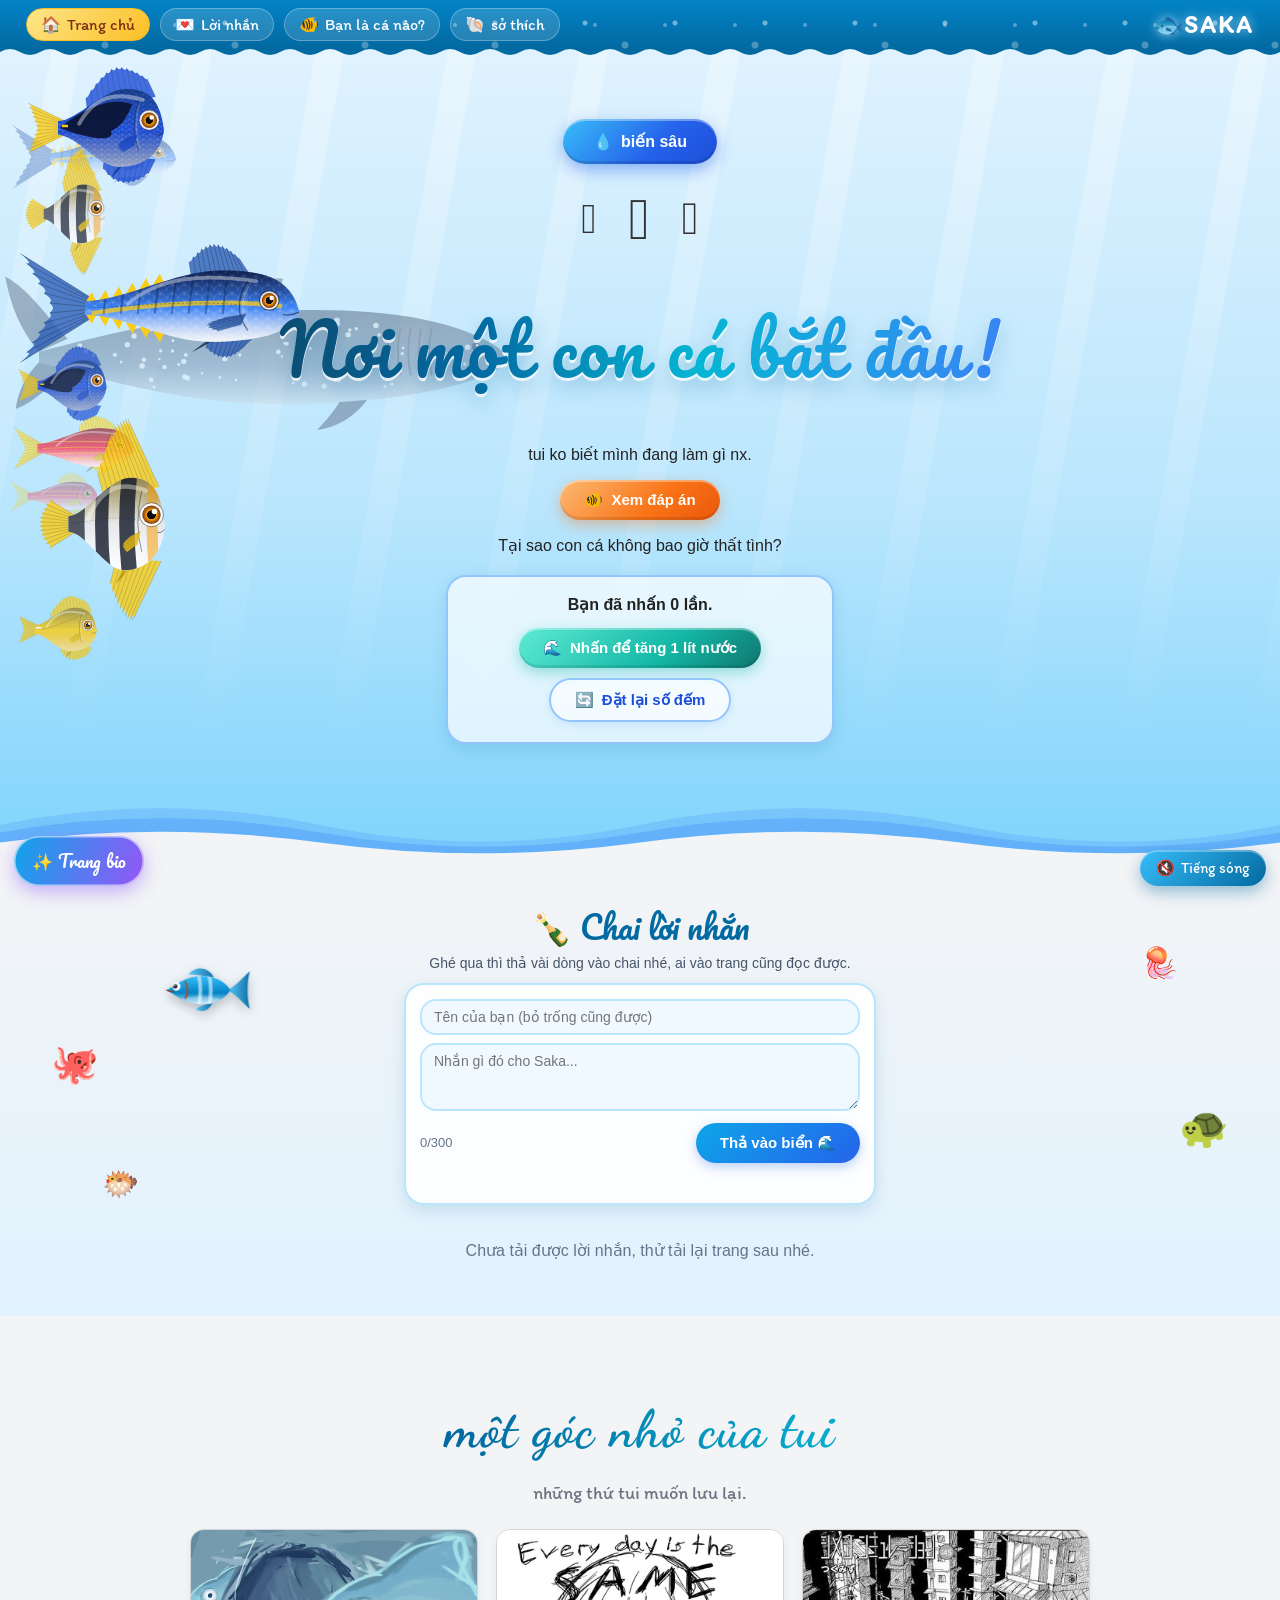
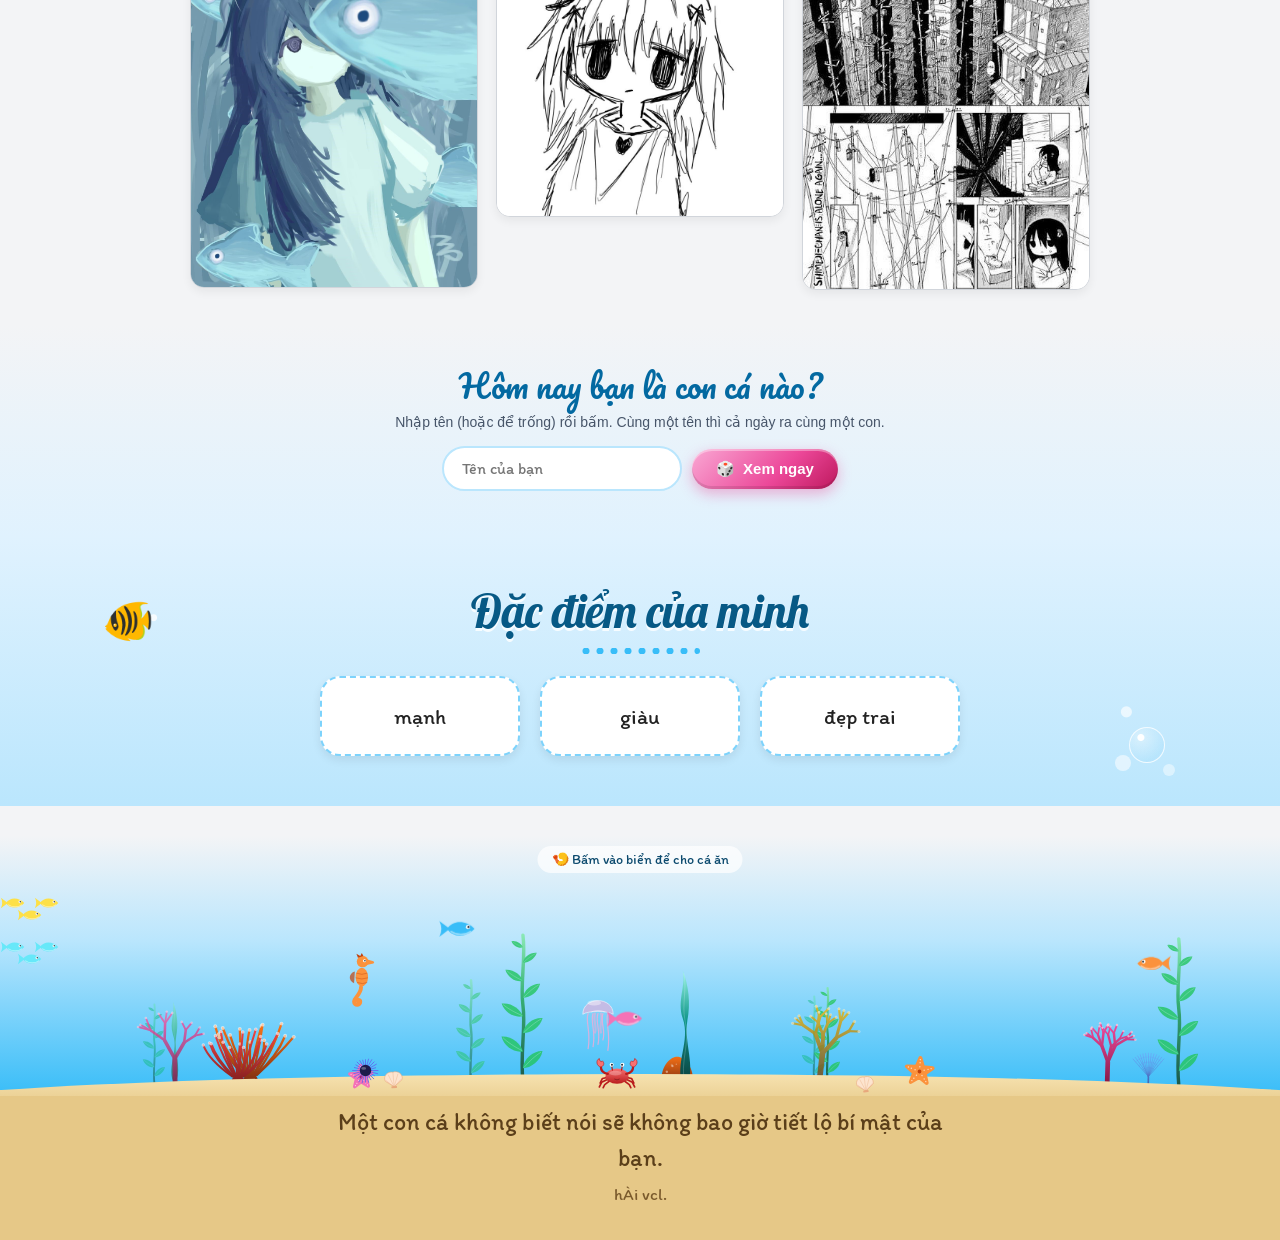
<file: index.html>
<!DOCTYPE html>
<html lang="vi">
<head>
    <meta charset="UTF-8">
    <meta name="viewport" content="width=device-width, initial-scale=1.0">
    <link rel="icon" type="image/png" href="favicon.png">
    <title>hồ cá miền nam</title>
    <link rel="preconnect" href="https://fonts.googleapis.com">
    <link rel="preconnect" href="https://fonts.gstatic.com" crossorigin>
    <link href="https://fonts.googleapis.com/css2?family=Pacifico&family=Lobster&family=Dancing+Script:wght@700&family=Itim&display=swap" rel="stylesheet">
   <link rel="stylesheet" href="style.css">
</head>
<body>
</div>
  <nav class="navbar">
    <div class="menu">
        <a href="#home">Trang chủ</a>
        <a href="#guestbook">Lời nhắn</a>
        <a href="#fishtype">Bạn là cá nào?</a>
        <a href="#hobbies">sở thích</a>
    </div>
     <h2>SAKA</h2>
</nav>

<section id="home" class="hero">
    <div class="waves" aria-hidden="true">
        <svg class="wave wave-back" viewBox="0 0 2400 120" preserveAspectRatio="none"><path d="M0 60 Q150 20 300 60 T600 60 T900 60 T1200 60 T1500 60 T1800 60 T2100 60 T2400 60 V120 H0 Z"/></svg>
        <svg class="wave wave-mid" viewBox="0 0 2400 120" preserveAspectRatio="none"><path d="M0 60 Q150 20 300 60 T600 60 T900 60 T1200 60 T1500 60 T1800 60 T2100 60 T2400 60 V120 H0 Z"/></svg>
        <svg class="wave wave-front" viewBox="0 0 2400 120" preserveAspectRatio="none"><path d="M0 60 Q150 20 300 60 T600 60 T900 60 T1200 60 T1500 60 T1800 60 T2100 60 T2400 60 V120 H0 Z"/></svg>
    </div>
    <div class="hero-fish" aria-hidden="true"></div>
    <div class="water-wrap">
        <button id="colorButton" onclick="changeBackground()">biến sâu</button>
    </div>
    <div class="title-fish" aria-hidden="true">
  <span class="tiny-fish fish-one">𓆝</span>
  <span class="tiny-fish fish-two">𓆟</span>
  <span class="tiny-fish fish-three">𓆝</span>
</div>
    <h1>Nơi một con cá bắt đầu!</h1>
    <p>tui ko biết mình đang làm gì nx.</p>
    <div class="button-group">
    <button class="btn-ocean btn-joke" onclick="changeGreeting()">Xem đáp án</button>
</div>
<p id="greeting" aria-live="polite">Tại sao con cá không bao giờ thất tình?</p>
<div class="counter-box">
    <p id="counter">Bạn đã nhấn 0 lần.</p>
    <div class="counter-buttons">
        <button class="btn-ocean btn-add" onclick="increase()">Nhấn để tăng 1 lít nước</button>
        <button class="btn-ocean btn-reset" onclick="resetCounter()">Đặt lại số đếm</button>
    </div>
</div>
</section>

<section id="guestbook" class="guestbook">
    <div class="gb-deco" aria-hidden="true">
        <span class="gb-b" style="left:6%;--s:10px;--d:7s;--dl:-1s"></span>
        <span class="gb-b" style="left:19%;--s:16px;--d:9s;--dl:-5s"></span>
        <span class="gb-b" style="left:38%;--s:8px;--d:6.5s;--dl:-3s"></span>
        <span class="gb-b" style="left:61%;--s:14px;--d:8.5s;--dl:-7s"></span>
        <span class="gb-b" style="left:78%;--s:9px;--d:7.5s;--dl:-2s"></span>
        <span class="gb-b" style="left:92%;--s:18px;--d:10s;--dl:-6s"></span>
        <span class="gb-side sd1">🐙</span><span class="gb-side sd2">🐢</span>
        <span class="gb-side sd3">🪼</span><span class="gb-side sd4">🐡</span>
    </div>
    <h2><span class="gb-bottle">🍾</span> Chai lời nhắn</h2>
    <p class="gb-sub">Ghé qua thì thả vài dòng vào chai nhé, ai vào trang cũng đọc được.</p>
    <form id="gbForm" class="gb-form" autocomplete="off">
        <input id="gbName" type="text" maxlength="30" placeholder="Tên của bạn (bỏ trống cũng được)" aria-label="Tên của bạn">
        <textarea id="gbText" maxlength="300" rows="3" placeholder="Nhắn gì đó cho Saka..." aria-label="Lời nhắn" required></textarea>
        <input id="gbWebsite" class="gb-hp" type="text" tabindex="-1" autocomplete="off" aria-hidden="true">
        <div class="gb-row">
            <span id="gbCount">0/300</span>
            <button type="submit" id="gbSend" class="btn-ocean btn-send">Thả vào biển 🌊</button>
        </div>
        <p id="gbStatus" class="gb-status" role="status"></p>
    </form>
    <div id="gbList" class="gb-list" aria-live="polite"></div>
    <div id="gbNav" class="gb-nav" hidden>
        <button type="button" id="gbPrev">▲ Mới hơn</button>
        <span id="gbPage">1/1</span>
        <button type="button" id="gbNext">▼ Cũ hơn</button>
    </div>
    <p id="gbNotice" class="gb-notice" hidden></p>
</section>
<section id="gallery" class="gallery-section">
    <h2>một góc nhỏ của tui</h2>
    <p>những thứ tui muốn lưu lại.</p>

    <div class="photo-gallery">

<figure class="photo-card">
        <img src="images/fish.jpg" alt="Một chú cá" loading="lazy" decoding="async">
    <figcaption>cá 🐟</figcaption>
</figure>
<figure class="photo-card">
        <img src="images/drawing.jpg" alt="Tranh vẽ của tui" loading="lazy" decoding="async">
    <figcaption>tranh vẽ</figcaption>
</figure>

<figure class="photo-card">
        <img src="images/sky.jpg" alt="Bầu trời" loading="lazy" decoding="async">
    <figcaption>bầu trời</figcaption>
</figure>
    </div>
</section>
<section id="fishtype" class="fishtype">
    <h2>Hôm nay bạn là con cá nào?</h2>
    <p class="ft-sub">Nhập tên (hoặc để trống) rồi bấm. Cùng một tên thì cả ngày ra cùng một con.</p>
    <form id="ftForm" class="ft-form" autocomplete="off">
        <input id="ftName" type="text" maxlength="30" placeholder="Tên của bạn" aria-label="Tên của bạn">
        <button type="submit" class="btn-ocean btn-ft">Xem ngay</button>
    </form>
    <div id="ftResult" class="ft-result" hidden aria-live="polite"></div>
</section>
<section id="hobbies" class="hobbies">
    <h2>Đặc điểm của minh</h2>

    <div class="cards">
        <div class="card">mạnh</div>
        <div class="card">giàu</div>
        <div class="card">đẹp trai</div>
    </div>
</section>
<div class="seabed" aria-hidden="true">
    <svg width="0" height="0" style="position:absolute" aria-hidden="true">
        <defs>
            <linearGradient id="wg1" gradientUnits="userSpaceOnUse" x1="0" y1="200" x2="0" y2="0"><stop offset="0" stop-color="#0f3d2a"/><stop offset="0.55" stop-color="#10b981"/><stop offset="1" stop-color="#6ee7b7"/></linearGradient>
            <linearGradient id="wg2" gradientUnits="userSpaceOnUse" x1="0" y1="200" x2="0" y2="0"><stop offset="0" stop-color="#1a3d12"/><stop offset="0.55" stop-color="#4d9a1c"/><stop offset="1" stop-color="#bef264"/></linearGradient>
            <linearGradient id="wg3" gradientUnits="userSpaceOnUse" x1="0" y1="200" x2="0" y2="0"><stop offset="0" stop-color="#0b3b3a"/><stop offset="0.55" stop-color="#0d9488"/><stop offset="1" stop-color="#99f6e4"/></linearGradient>
            <linearGradient id="wg4" gradientUnits="userSpaceOnUse" x1="0" y1="200" x2="0" y2="0"><stop offset="0" stop-color="#14401f"/><stop offset="0.55" stop-color="#22a653"/><stop offset="1" stop-color="#86efac"/></linearGradient>
            <linearGradient id="wg5" gradientUnits="userSpaceOnUse" x1="0" y1="200" x2="0" y2="0"><stop offset="0" stop-color="#831843"/><stop offset="0.55" stop-color="#ec4899"/><stop offset="1" stop-color="#fbcfe8"/></linearGradient>
            <linearGradient id="wg6" gradientUnits="userSpaceOnUse" x1="0" y1="200" x2="0" y2="0"><stop offset="0" stop-color="#7c2d12"/><stop offset="0.55" stop-color="#f97316"/><stop offset="1" stop-color="#fed7aa"/></linearGradient>
            <linearGradient id="wg7" gradientUnits="userSpaceOnUse" x1="0" y1="200" x2="0" y2="0"><stop offset="0" stop-color="#3b0764"/><stop offset="0.55" stop-color="#8b5cf6"/><stop offset="1" stop-color="#ddd6fe"/></linearGradient>
            <linearGradient id="wg8" gradientUnits="userSpaceOnUse" x1="0" y1="200" x2="0" y2="0"><stop offset="0" stop-color="#7f1d1d"/><stop offset="0.55" stop-color="#ef4444"/><stop offset="1" stop-color="#fecaca"/></linearGradient>
            <linearGradient id="wg9" gradientUnits="userSpaceOnUse" x1="0" y1="200" x2="0" y2="0"><stop offset="0" stop-color="#713f12"/><stop offset="0.55" stop-color="#eab308"/><stop offset="1" stop-color="#fef08a"/></linearGradient>
        </defs>
    </svg>
    <div class="weeds"></div>
    <div class="creatures"></div>
    <div class="sand"></div>
</div>
<footer class="fish-quote">
    <h2>Một con cá không biết nói sẽ không bao giờ tiết lộ bí mật của bạn.</h2>
    <p>hÀi vcl.</p>
</footer>
<div id="lightbox" class="lightbox" onclick="closeLightbox()">
    <img id="lightboxImg" alt="">
</div>
<a href="bio.html" class="bio-fab" title="Xem trang bio của saka">✨ Trang bio</a>
<button type="button" id="waveToggle" class="wave-toggle" aria-pressed="false" title="Bật/tắt tiếng sóng biển"><span class="wave-ico" aria-hidden="true">🔇</span><span>Tiếng sóng</span></button>

<div class="bubbles" aria-hidden="true"></div>
<!-- Chú cá bơi trên website -->
<div class="fish-swimmer" aria-hidden="true">
  <svg viewBox="0 0 120 70" xmlns="http://www.w3.org/2000/svg">
    <defs>
      <linearGradient id="fishBody" x1="0" y1="0" x2="0" y2="1">
  <stop offset="0" stop-color="#38bdf8"/>
  <stop offset="0.6" stop-color="#0284c7"/>
  <stop offset="1" stop-color="#bae6fd"/>
</linearGradient>
<linearGradient id="fishFin" x1="0" y1="0" x2="1" y2="0">
  <stop offset="0" stop-color="#0369a1" stop-opacity="0.95"/>
  <stop offset="1" stop-color="#38bdf8" stop-opacity="0.8"/>
</linearGradient>
      <clipPath id="fishClip">
        <path d="M28 35 C40 14 74 10 98 26 C108 32 112 35 114 35 C112 35 108 38 98 44 C74 60 40 56 28 35 Z"/>
      </clipPath>
    </defs>

    <!-- Đuôi (vẫy) -->
    <path class="fish-tail" d="M32 35 C18 28 8 14 2 10 C6 24 6 46 2 60 C8 56 18 42 32 35 Z" fill="url(#fishFin)"/>

    <!-- Vây lưng và vây bụng -->
    <path class="fish-fin" d="M50 18 C58 4 74 2 84 14 C72 14 62 16 50 18 Z" fill="url(#fishFin)"/>
    <path class="fish-fin" d="M52 52 C56 62 66 66 74 60 C68 56 62 54 52 52 Z" fill="url(#fishFin)"/>

    <!-- Thân cá -->
    <path d="M28 35 C40 14 74 10 98 26 C108 32 112 35 114 35 C112 35 108 38 98 44 C74 60 40 56 28 35 Z" fill="url(#fishBody)"/>

    <!-- Sọc và ánh sáng bụng (cắt gọn trong thân) -->
    <g clip-path="url(#fishClip)">
      <path d="M58 8 Q50 35 58 62" stroke="#fff" stroke-width="5" fill="none" opacity="0.55"/>
      <path d="M72 8 Q64 35 72 62" stroke="#fff" stroke-width="5" fill="none" opacity="0.55"/>
      <ellipse cx="68" cy="50" rx="28" ry="7" fill="#fff" opacity="0.25"/>
    </g>

    <!-- Mang, miệng -->
    <path d="M88 24 Q82 35 88 46" stroke="#c2410c" stroke-width="2" fill="none" stroke-linecap="round"/>
    <path d="M113 35 Q108 38 104 37" stroke="#9a3412" stroke-width="1.5" fill="none" stroke-linecap="round"/>

    <!-- Mắt -->
    <circle cx="100" cy="30" r="5.5" fill="#fff"/>
    <circle cx="101.5" cy="30" r="3" fill="#1f2937"/>
    <circle cx="102.5" cy="28.8" r="1" fill="#fff"/>
  </svg>
</div>

<script src="script.js"></script>
</body>
</html>
</file>
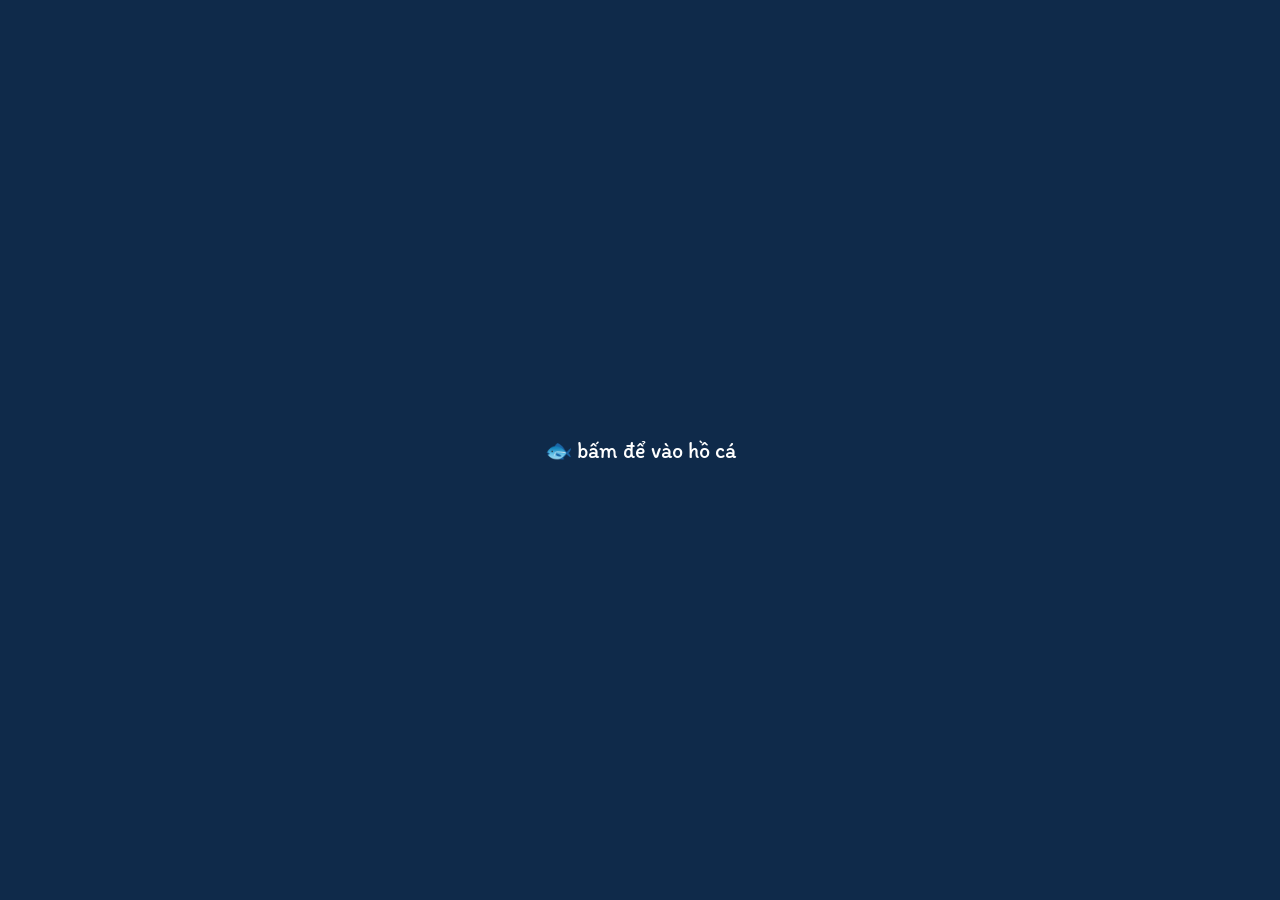
<file: bio.html>
<!DOCTYPE html>
<html lang="vi">
<head>
<meta charset="UTF-8">
<meta name="viewport" content="width=device-width, initial-scale=1.0">
<title>saka</title>
<link rel="icon" href="data:image/svg+xml,<svg xmlns=%22http://www.w3.org/2000/svg%22 viewBox=%220 0 100 100%22><text y=%22.9em%22 font-size=%2290%22>🐠</text></svg>">
<link href="https://fonts.googleapis.com/css2?family=Itim&family=Pacifico&display=swap" rel="stylesheet">
<style>
:root { --glass: rgba(255,255,255,.12); --line: rgba(255,255,255,.28); }
* { box-sizing: border-box; margin: 0; }
html, body { height: 100%; }
body {
  font-family: "Itim", Arial, sans-serif; color: #fff; overflow: hidden;
  display: grid; place-items: center; padding: 16px;
  background: linear-gradient(160deg, #0ea5e9, #1d4ed8 45%, #0f2a4a 100%);
  background-size: 200% 200%; animation: sea 14s ease-in-out infinite alternate;
}
@keyframes sea { to { background-position: 100% 100%; } }

/* bong bóng */
.bubbles { position: fixed; inset: 0; pointer-events: none; overflow: hidden; }
.bubbles i {
  position: absolute; bottom: -40px; border-radius: 50%;
  border: 1px solid rgba(255,255,255,.55);
  background: radial-gradient(circle at 30% 28%, rgba(255,255,255,.7) 0 2px, rgba(255,255,255,.12) 40%);
  animation: rise linear infinite;
}
@keyframes rise { to { transform: translateY(-115vh) translateX(20px); opacity: .2; } }

/* màn hình "bấm để vào" */
#gate {
  position: fixed; inset: 0; z-index: 10; display: grid; place-items: center;
  background: #0f2a4a; font-size: 22px; cursor: pointer; transition: opacity .6s;
}
#gate.hide { opacity: 0; pointer-events: none; }
#gate span { animation: pulse 1.6s ease-in-out infinite; }
@keyframes pulse { 50% { opacity: .4; } }

/* thẻ chính */
.card {
  position: relative; z-index: 1; width: 100%; max-width: 380px; padding: 30px 22px 22px;
  text-align: center; border-radius: 26px; border: 1px solid var(--line);
  background: var(--glass); backdrop-filter: blur(14px); -webkit-backdrop-filter: blur(14px);
  box-shadow: 0 18px 50px rgba(0,0,0,.35);
  opacity: 0; transform: translateY(16px); transition: opacity .8s, transform .8s;
}
.card.show { opacity: 1; transform: none; }
.avatar {
  width: 96px; height: 96px; margin: 0 auto 12px; border-radius: 50%; display: grid; place-items: center;
  font-size: 52px; background: rgba(255,255,255,.18); border: 3px solid #fff;
  box-shadow: 0 0 0 5px rgba(125,211,252,.35); animation: bob 3.5s ease-in-out infinite;
}
@keyframes bob { 50% { transform: translateY(-6px) rotate(-4deg); } }
h1 { font-family: "Pacifico", cursive; font-weight: 400; font-size: 32px; }
.bio { min-height: 24px; margin: 6px 0 4px; font-size: 17px; opacity: .92; }
.bio::after { content: "|"; margin-left: 2px; animation: pulse 1s steps(1) infinite; }
.tag { display: inline-block; margin: 6px 0 18px; padding: 3px 12px; font-size: 13px; border-radius: 99px; background: rgba(255,255,255,.16); }

.links { display: grid; gap: 10px; }
.links a {
  display: flex; align-items: center; gap: 12px; padding: 12px 16px; border-radius: 16px;
  color: #fff; text-decoration: none; font-size: 18px; text-align: left;
  background: rgba(255,255,255,.14); border: 1px solid var(--line);
  transition: transform .2s, background .2s;
}
.links a:hover { transform: translateY(-3px) scale(1.02); background: rgba(255,255,255,.28); }
.links .ico { width: 26px; text-align: center; font-size: 22px; }
.links .arrow { margin-left: auto; opacity: .6; }

.foot { margin-top: 18px; font-size: 13px; opacity: .75; }
.foot a { color: #fff; }
.sound {
  position: fixed; right: 14px; bottom: 14px; z-index: 5; width: 42px; height: 42px; border-radius: 50%;
  border: 1px solid var(--line); background: var(--glass); color: #fff; font-size: 18px; cursor: pointer;
}

/* ===== TRANG TRÍ ===== */
.rays { position: fixed; inset: 0; pointer-events: none; opacity: .5;
  background: repeating-linear-gradient(105deg, transparent 0 70px, rgba(255,255,255,.07) 70px 120px);
  -webkit-mask-image: linear-gradient(180deg, #000, transparent 75%); mask-image: linear-gradient(180deg, #000, transparent 75%);
  animation: sway 9s ease-in-out infinite alternate; }
@keyframes sway { to { transform: translateX(40px) skewX(-4deg); } }
.swimmers { position: fixed; inset: 0; pointer-events: none; overflow: hidden; }
.swimmers svg { position: absolute; left: 0; opacity: .85; animation: swim linear infinite; }
@keyframes swim { from { transform: translateX(-120px) var(--flip, scaleX(1)); } to { transform: translateX(calc(100vw + 120px)) var(--flip, scaleX(1)); } }
.seafloor { position: fixed; left: 0; right: 0; bottom: 0; height: 120px; pointer-events: none; overflow: hidden; }
.seafloor .wave { position: absolute; left: 0; bottom: 0; width: 200%; height: 70px; animation: slide 12s linear infinite; }
.seafloor .wave.w2 { height: 52px; opacity: .8; animation-duration: 8s; animation-direction: reverse; }
@keyframes slide { to { transform: translateX(-50%); } }
.seafloor .plant { position: absolute; bottom: 4px; font-size: 34px; transform-origin: 50% 100%; animation: wave 3s ease-in-out infinite alternate; }
@keyframes wave { from { transform: rotate(-7deg); } to { transform: rotate(7deg); } }
.sparkle { position: absolute; font-size: 18px; animation: twinkle 2.4s ease-in-out infinite; pointer-events: none; }
.sparkle:nth-of-type(1) { top: -10px; left: 12%; }
.sparkle:nth-of-type(2) { top: 18%; right: -12px; animation-delay: .6s; }
.sparkle:nth-of-type(3) { bottom: 22%; left: -12px; animation-delay: 1.2s; }
.sparkle:nth-of-type(4) { bottom: -10px; right: 18%; animation-delay: 1.8s; }
@keyframes twinkle { 0%, 100% { opacity: .2; transform: scale(.6) rotate(0); } 50% { opacity: 1; transform: scale(1.15) rotate(25deg); } }
.card.show { animation: glow 4s ease-in-out infinite; }
@keyframes glow { 50% { box-shadow: 0 18px 50px rgba(0,0,0,.35), 0 0 46px rgba(125,211,252,.55); } }
.links a { position: relative; overflow: hidden; }
.links a::after { content: ""; position: absolute; top: 0; left: -80%; width: 50%; height: 100%;
  background: linear-gradient(100deg, transparent, rgba(255,255,255,.4), transparent); transform: skewX(-20deg); transition: left .6s; }
.links a:hover::after { left: 130%; }
.pop { position: fixed; z-index: 4; border-radius: 50%; pointer-events: none; border: 1px solid rgba(255,255,255,.8);
  background: radial-gradient(circle at 30% 30%, rgba(255,255,255,.9) 0 15%, rgba(125,211,252,.3) 60%); animation: popUp 1.1s ease-out forwards; }
@keyframes popUp { to { transform: translateY(-70px) scale(1.4); opacity: 0; } }

/* ===== MƯA + NỀN DỊCH THEO CHUỘT ===== */
#rain { position: fixed; inset: 0; width: 100%; height: 100%; pointer-events: none; z-index: 0; }
.bubbles, .rays, .swimmers, .seafloor { will-change: transform; transform: scale(1.1); }
.seafloor { transform-origin: 50% 100%; }
#musicBtn { right: 64px; }
@media (prefers-reduced-motion: reduce) { * { animation: none !important; transition: none !important; } }
</style>
</head>
<body>

<div class="bubbles" id="bubbles" aria-hidden="true"></div>
<canvas id="rain" aria-hidden="true"></canvas>
<div class="rays" aria-hidden="true"></div>
<div class="swimmers" id="swimmers" aria-hidden="true"></div>
<div class="seafloor" aria-hidden="true">
  <svg class="wave" viewBox="0 0 2400 100" preserveAspectRatio="none"><path fill="rgba(14,165,233,.45)" d="M0 50 Q150 10 300 50 T600 50 T900 50 T1200 50 T1500 50 T1800 50 T2100 50 T2400 50 V100 H0Z"/></svg>
  <svg class="wave w2" viewBox="0 0 2400 100" preserveAspectRatio="none"><path fill="rgba(15,42,74,.7)" d="M0 50 Q150 90 300 50 T600 50 T900 50 T1200 50 T1500 50 T1800 50 T2100 50 T2400 50 V100 H0Z"/></svg>
  <span class="plant" style="left:4%">🌿</span><span class="plant" style="left:11%;animation-delay:-1s;font-size:26px">🐚</span>
  <span class="plant" style="right:5%;animation-delay:-2s">🌿</span><span class="plant" style="right:13%;animation-delay:-.5s;font-size:28px">🌿</span>
</div>
<div id="gate"><span>🐟 bấm để vào hồ cá</span></div>

<main class="card" id="card">
  <span class="sparkle">✨</span><span class="sparkle">⭐</span><span class="sparkle">✨</span><span class="sparkle">⭐</span>
  <div class="avatar">🐠</div>
  <h1>saka</h1>
  <p class="bio" id="bio"></p>
  <span class="tag">🌊 miền nam</span>

  <nav class="links">
    <!-- ĐỔI các link "#" bên dưới thành link thật của bạn -->
    <a href="https://nhatminhvu21-cell.github.io/website-cua-saka/"><span class="ico">🏠</span>Wedsite của saka<span class="arrow">→</span></a>
    <a href="https://www.facebook.com/lam.vu.482157" target="_blank" rel="noopener"><span class="ico">📘</span>Facebook<span class="arrow">→</span></a>
    <a href="https://discordapp.com/users/860363757833289748" target="_blank" rel="noopener"><span class="ico">💬</span>Discord<span class="arrow">→</span></a>
  </nav>

  <p class="foot">🐟 hồ cá của saka</p>
</main>

<audio id="music" src="nh%E1%BA%A1c%20c%C3%A1.mp3" loop preload="auto"></audio>
<button class="sound" id="musicBtn" aria-label="Bật tắt nhạc" aria-pressed="false" title="Nhạc">🎵</button>
<button class="sound" id="sound" aria-label="Bật tắt tiếng sóng" aria-pressed="false">🔇</button>

<script>
/* bong bóng */
(function () {
  const box = document.getElementById("bubbles");
  for (let i = 0; i < 22; i++) {
    const b = document.createElement("i"), s = 8 + Math.random() * 26;
    b.style.cssText = "left:" + Math.random() * 100 + "%;width:" + s + "px;height:" + s + "px;" +
      "animation-duration:" + (8 + Math.random() * 12) + "s;animation-delay:" + (-Math.random() * 14) + "s";
    box.appendChild(b);
  }
})();

/* vào trang + gõ chữ */
(function () {
  const gate = document.getElementById("gate"), card = document.getElementById("card"), bio = document.getElementById("bio");
  const TEXT = "một con cá nhỏ đang bơi trên mạng ~";
  let started = false;
  function enter() {
    if (started) return; started = true;
    gate.classList.add("hide"); card.classList.add("show");
    if (window.startMusic) window.startMusic();
    let i = 0;
    (function type() { bio.textContent = TEXT.slice(0, ++i); if (i < TEXT.length) setTimeout(type, 55); })();
  }
  gate.addEventListener("click", enter);
  document.addEventListener("keydown", enter);
})();

/* nghiêng thẻ theo chuột (chỉ máy có chuột) */
(function () {
  const card = document.getElementById("card");
  if (!window.matchMedia("(hover: hover)").matches) return;
  document.addEventListener("mousemove", function (e) {
    const x = (e.clientX / innerWidth - .5) * 8, y = (e.clientY / innerHeight - .5) * -8;
    card.style.transform = "perspective(800px) rotateY(" + x + "deg) rotateX(" + y + "deg)";
  });
})();

/* tiếng sóng: tạo bằng Web Audio, không cần file */
(function () {
  const btn = document.getElementById("sound"), AC = window.AudioContext || window.webkitAudioContext;
  if (!AC) { btn.hidden = true; return; }
  let ctx, gain, on = false;
  function build() {
    ctx = new AC(); gain = ctx.createGain(); gain.gain.value = 0; gain.connect(ctx.destination);
    const len = ctx.sampleRate * 4, buf = ctx.createBuffer(1, len, ctx.sampleRate), d = buf.getChannelData(0);
    let last = 0;
    for (let i = 0; i < len; i++) { last = (last + .02 * (Math.random() * 2 - 1)) / 1.02; d[i] = last * 3.5; }
    const src = ctx.createBufferSource(); src.buffer = buf; src.loop = true;
    const lp = ctx.createBiquadFilter(); lp.type = "lowpass"; lp.frequency.value = 700;
    const lfo = ctx.createOscillator(), amt = ctx.createGain(); lfo.frequency.value = .11; amt.gain.value = 400;
    lfo.connect(amt); amt.connect(lp.frequency);
    src.connect(lp); lp.connect(gain); src.start(); lfo.start();
  }
  btn.addEventListener("click", function () {
    on = !on; btn.textContent = on ? "🔊" : "🔇"; btn.setAttribute("aria-pressed", on);
    if (on && !ctx) build();
    if (ctx) { ctx.resume(); gain.gain.setTargetAtTime(on ? .5 : 0, ctx.currentTime, .3); }
  });
})();
</script>
<script>
/* cá bơi ngang màn hình + bong bóng khi bấm */
(function () {
  const box = document.getElementById("swimmers"), cols = ["#fb923c", "#facc15", "#f472b6", "#2dd4bf", "#a78bfa", "#fff"];
  function fish(c) {
    return '<path d="M9 7 L1 1 C3 5 3 9 1 13 Z" fill="' + c + '"/><path d="M7 7 C11 0 22 0 28 7 C22 14 11 14 7 7 Z" fill="' + c + '"/>' +
      '<circle cx="23" cy="5.5" r="1.6" fill="#fff"/><circle cx="23.4" cy="5.5" r=".8" fill="#1f2937"/>';
  }
  for (let i = 0; i < 6; i++) {
    const w = 26 + Math.random() * 26, back = i % 2, e = document.createElementNS("http://www.w3.org/2000/svg", "svg");
    e.setAttribute("viewBox", "0 0 30 14"); e.setAttribute("width", w); e.setAttribute("height", w * 14 / 30);
    e.innerHTML = fish(cols[i]);
    e.style.top = (8 + Math.random() * 62) + "%";
    e.style.animationDuration = (16 + Math.random() * 18) + "s";
    e.style.animationDelay = (-Math.random() * 20) + "s";
    if (back) { e.style.setProperty("--flip", "scaleX(-1)"); e.style.animationDirection = "reverse"; }
    box.appendChild(e);
  }
  document.addEventListener("click", function (ev) {
    if (matchMedia("(prefers-reduced-motion: reduce)").matches) return;
    for (let i = 0; i < 3; i++) {
      const b = document.createElement("i"), s = 8 + Math.random() * 14;
      b.className = "pop";
      b.style.cssText = "width:" + s + "px;height:" + s + "px;left:" + (ev.clientX - s / 2 + (Math.random() * 30 - 15)) + "px;top:" + (ev.clientY - s / 2) + "px";
      document.body.appendChild(b); setTimeout(function () { b.remove(); }, 1200);
    }
  });
})();
</script>
<script>
/* mưa: chuột đi hướng nào thì mưa và cả nền phía sau trôi về hướng đó */
(function () {
  if (matchMedia("(prefers-reduced-motion: reduce)").matches) return;
  const cv = document.getElementById("rain"), g = cv.getContext("2d");
  let W = 0, H = 0, dpr = 1, drops = [];
  const many = innerWidth < 700 ? 90 : 170;
  function size() {
    dpr = Math.min(2, devicePixelRatio || 1); W = innerWidth; H = innerHeight;
    cv.width = W * dpr; cv.height = H * dpr; g.setTransform(dpr, 0, 0, dpr, 0, 0);
  }
  function make(top) {
    const z = Math.random();                       /* z: xa (0) -> gần (1) */
    return { x: Math.random() * (W + 400) - 200, y: top ? -20 : Math.random() * H,
             len: 10 + z * 22, sp: 380 + z * 620, a: .18 + z * .45, w: .6 + z * 1.2, z: z };
  }
  size(); for (let i = 0; i < many; i++) drops.push(make(false));
  addEventListener("resize", size);

  let tx = .5, ty = .5, lastX = null, lastY = null, kickX = 0, kickY = 0, wx = 0, vf = 1, ox = 0, oy = 0;
  function point(x, y) {
    tx = x / W; ty = y / H;
    if (lastX !== null) { kickX += (x - lastX) * .012; kickY += (y - lastY) * .006; }
    lastX = x; lastY = y;
  }
  addEventListener("mousemove", function (e) { point(e.clientX, e.clientY); });
  addEventListener("touchmove", function (e) { const t = e.touches[0]; if (t) point(t.clientX, t.clientY); }, { passive: true });

  const layers = [[".bubbles", .6], [".rays", .35], [".swimmers", 1], [".seafloor", .8]].map(function (l) {
    return [document.querySelector(l[0]), l[1]];
  });
  let last = performance.now();
  function frame(now) {
    const dt = Math.min(.05, (now - last) / 1000); last = now;
    kickX *= .9; kickY *= .9;
    /* gió: vị trí chuột (trái = gió trái, phải = gió phải) + cú hất khi kéo chuột nhanh */
    const wantW = Math.max(-1.6, Math.min(1.6, (tx - .5) * 2 * 1.1 + kickX));
    const wantV = Math.max(.45, Math.min(1.7, 1 + (ty - .5) * .9 + kickY));
    wx += (wantW - wx) * Math.min(1, dt * 4); vf += (wantV - vf) * Math.min(1, dt * 4);

    g.clearRect(0, 0, W, H);
    g.lineCap = "round";
    for (let i = 0; i < drops.length; i++) {
      const d = drops[i], vy = d.sp * vf, vx = d.sp * wx * .55;
      d.x += vx * dt; d.y += vy * dt;
      if (d.y > H + 30 || d.x < -260 || d.x > W + 260) { drops[i] = make(true); drops[i].x = Math.random() * (W + 400) - 200 + (wx > 0 ? -100 : 100); continue; }
      const k = d.len / Math.hypot(vx, vy);
      g.strokeStyle = "rgba(220,240,255," + d.a + ")"; g.lineWidth = d.w;
      g.beginPath(); g.moveTo(d.x, d.y); g.lineTo(d.x - vx * k, d.y - vy * k); g.stroke();
    }
    /* cả nền phía sau dịch theo hướng chuột */
    ox += ((tx - .5) * 2 - ox) * Math.min(1, dt * 3); oy += ((ty - .5) * 2 - oy) * Math.min(1, dt * 3);
    layers.forEach(function (l) {
      if (l[0]) l[0].style.transform = "translate(" + (ox * 36 * l[1]).toFixed(1) + "px," + (oy * 18 * l[1]).toFixed(1) + "px) scale(1.1)";
    });
    requestAnimationFrame(frame);
  }
  requestAnimationFrame(frame);
})();
</script>
<script>
/* nhạc nền: đặt file "nhạc cá.mp3" cùng thư mục với bio.html */
(function () {
  const au = document.getElementById("music"), btn = document.getElementById("musicBtn");
  let broken = false;
  au.volume = .5;
  au.addEventListener("error", function () { broken = true; btn.hidden = true; });
  function ui() { btn.style.opacity = au.paused ? ".55" : "1"; btn.setAttribute("aria-pressed", au.paused ? "false" : "true"); }
  window.startMusic = function () { if (broken) return; au.play().then(ui).catch(ui); };   /* trình duyệt chỉ cho phát sau khi người xem bấm */
  btn.addEventListener("click", function () { if (au.paused) au.play().then(ui).catch(ui); else { au.pause(); ui(); } });
  ui();
})();
</script>
</body>
</html>
</file>
<file: style.css>
body {
  position: relative;
  overflow-x: hidden;
}
    body {
    margin: 0;
    font-family: Arial, sans-serif;
    background-color: #f3f4f6;
    color: #222222;
}

html {
    scroll-padding-top: 90px; /* để bấm menu không bị thanh điều hướng che mất tiêu đề */
}

.navbar {
    position: sticky;   /* dính ở đầu màn hình khi cuộn */
    top: 0;
    z-index: 1000;      /* nằm trên hero, sóng, cá... */
    display: flex;
    justify-content: space-between;
    align-items: center;
    background-color: #1f2937;
    padding: 4px 30px;
    box-shadow: 0 2px 8px rgba(0, 0, 0, 0.25);
}

.navbar h2 {
    color: white;
}

.menu {
    display: flex;
    gap: 20px;
}

.menu a {
    color: white;
    text-decoration: none;
}

.hero {
    text-align: center;
    padding: 70px 20px;
    background-color: #dbeafe;
}

.about,
.hobbies {
    padding: 30px;
    text-align: center;
}

.hobbies {
    position: relative;
    isolation: isolate;
    overflow: hidden;
    padding: 42px 30px 50px;
    background:
        radial-gradient(circle at 12% 30%, rgba(255, 255, 255, 0.8) 0 3px, transparent 4px),
        radial-gradient(circle at 88% 65%, rgba(255, 255, 255, 0.65) 0 5px, transparent 6px),
        linear-gradient(180deg, #e0f2fe 0%, #bae6fd 100%);
}

.hobbies h2,
.hobbies .cards {
    position: relative;
    z-index: 1;
}

.hobbies::before,
.hobbies::after {
    position: absolute;
    z-index: 0;
    pointer-events: none;
}

.hobbies::before {
    content: "🐠";
    top: 22%;
    left: 8%;
    font-size: 42px;
    animation: hobbyFishFloat 4s ease-in-out infinite;
}

.hobbies::after {
    content: "";
    right: 9%;
    bottom: 16%;
    width: 34px;
    height: 34px;
    border: 1px solid rgba(255, 255, 255, 0.8);
    border-radius: 50%;
    background: radial-gradient(circle at 32% 28%, #fff 0 3px, rgba(255, 255, 255, 0.28) 4px, rgba(125, 211, 252, 0.12) 70%);
    box-shadow:
        -24px 18px 0 -10px rgba(255, 255, 255, 0.55),
        22px 25px 0 -12px rgba(255, 255, 255, 0.45);
    animation: hobbyBubbleFloat 3s ease-in-out infinite;
}

@keyframes hobbyFishFloat {
    50% { transform: translate(12px, -8px) rotate(-8deg); }
}

@keyframes hobbyBubbleFloat {
    50% { transform: translateY(-12px); }
}

body.dark .hobbies {
    background:
        radial-gradient(circle at 12% 30%, rgba(147, 197, 253, 0.2) 0 3px, transparent 4px),
        radial-gradient(circle at 88% 65%, rgba(147, 197, 253, 0.16) 0 5px, transparent 6px),
        linear-gradient(180deg, #1e3a5f 0%, #0f2a4a 100%);
}

@media (max-width: 600px) {
    .hobbies::before {
        top: 12%;
        left: 3%;
        font-size: 28px;
    }

    .hobbies::after {
        right: 3%;
        bottom: 8%;
        font-size: 28px;
    }
}

@media (prefers-reduced-motion: reduce) {
    .hobbies::before,
    .hobbies::after {
        animation: none;
    }
}

.cards {
    display: flex;
    justify-content: center;
    flex-wrap: wrap;
    gap: 20px;
}

.card {
    background-color: white;
    padding: 25px;
    width: 200px;
    min-height: 80px;
    box-sizing: border-box;

    border: 2px solid #d1d5db;
    border-radius: 20px;

    display: flex;
    justify-content: center;
    align-items: center;
    text-align: center;
    box-shadow: 0 4px 10px rgba(0, 0, 0, 0.08);
    transition: background-color 0.3s ease,
                transform 0.3s ease;
}

.card:hover {
    background-color: #bfdbfe;
    transform: translateY(-5px);
}
@media (max-width: 600px) {
    .navbar {
        flex-direction: column;
        gap: 15px;
    }

    .menu {
        flex-wrap: wrap;
        justify-content: center;
    }

    .hero {
        padding: 40px 15px;
    }

    .about,
    .hobbies {
        padding: 20px 15px;
    }

    .cards {
        flex-direction: column;
        align-items: center;
    }

    .card {
        width: 100%;
        max-width: 300px;
    }
}
.menu a:hover {
    color: #93c5fd;
}
.brand {
    display: flex;
    align-items: center;
    gap: 10px;
}

.brand img {
    width: 40px;
    height: 40px;
    object-fit: contain;
}

.brand h2 {
    margin: 0;
    color: white;
}
/* Hiệu ứng xuất hiện nhẹ nhàng */
@keyframes appear {
  from {
    opacity: 0;
    transform: translateY(12px);
  }

  to {
    opacity: 1;
    transform: translateY(0);
  }
}

body {
  animation: appear 1s ease-out backwards;
}
body.no-scroll {
    overflow: hidden;
}
/* Chuyển động nhẹ khi rê chuột */
a, button {
  transition:
    color 0.3s ease,
    background-color 0.3s ease,
    opacity 0.3s ease;
}

a:hover, button:hover {
  opacity: 0.7;
}

/* Tôn trọng cài đặt giảm chuyển động */
@media (prefers-reduced-motion: reduce) {
  body {
    animation: none;
  }

  a, button {
    transition: none;
  }
}
/* Hiệu ứng xuất hiện lần lượt */
@keyframes fadeUp {
  from {
    opacity: 0;
    transform: translateY(18px);
  }

  to {
    opacity: 1;
    transform: translateY(0);
  }
}

/* Nội dung chính */
header {
  animation: fadeUp 0.8s ease-out both;
}

main {
  animation: fadeUp 1s ease-out both;
  animation-delay: 0.2s;
}

footer {
  animation: fadeUp 1s ease-out both;
  animation-delay: 0.4s;
}

/* Ảnh phóng to nhẹ khi rê chuột */
img {
  transition: transform 0.35s ease;
}

img:hover {
  transform: scale(1.03);
}

/* Tắt chuyển động nếu người dùng yêu cầu */
@media (prefers-reduced-motion: reduce) {
  header,
  main,
  footer {
    animation: none;
  }

  img {
    transition: none;
  }
}
/* Cá nhỏ bơi ngang màn hình */
.fish-swimmer {
  position: absolute;
  top: 0;
  left: 0;
  z-index: 999;
  width: 90px;
  pointer-events: auto; /* đổi từ none */
  cursor: grab;
  touch-action: none;   /* để kéo bằng ngón tay trên điện thoại */
  user-select: none;
  filter: drop-shadow(0 4px 6px rgba(0, 0, 0, 0.25));
}

.fish-swimmer.held {
  cursor: grabbing;
}

.fish-swimmer svg {
  display: block;
  width: 100%;
  height: auto;
}

/* Bơi sang phải rồi quay đầu bơi sang trái */
@keyframes fishSwim {
  0% {
    transform: translateX(-120px) scaleX(1);
  }

  49% {
    transform: translateX(calc(100vw + 120px)) scaleX(1);
  }

  50% {
    transform: translateX(calc(100vw + 120px)) scaleX(-1);
  }

  100% {
    transform: translateX(-120px) scaleX(-1);
  }
}
/* Ba chú cá lớn hơn gần tiêu đề */
.title-fish {
  display: flex;
  justify-content: center;
  align-items: center;
  gap: 32px;
  margin: 18px auto 26px;
  color: #333;
}

.tiny-fish {
  display: inline-block;
  font-size: 48px;
  line-height: 1.2;
  animation: littleSwim 2.4s ease-in-out infinite;
}

.fish-one {
  font-size: 42px;
  animation-delay: 0s;
}

.fish-two {
  font-size: 58px;
  animation-delay: 0.4s;
}

.fish-three {
  font-size: 46px;
  animation-delay: 0.8s;
}

@keyframes littleSwim {
  0%, 100% {
    transform: translateY(0) rotate(-5deg);
  }

  50% {
    transform: translateY(-9px) rotate(5deg);
  }
}

@media (prefers-reduced-motion: reduce) {
  .tiny-fish {
    animation: none;
  }
}
/* Góc ảnh nhỏ của Saka */
.gallery-section {
    padding: 35px 20px;
    text-align: center;
    background-color: #f3f4f6;
}

.gallery-section h2 {
    margin-bottom: 10px;
}

.gallery-section p {
    color: #6b7280;
}

.photo-gallery {
    max-width: 900px;
    margin: 25px auto 0;
    display: grid;
    grid-template-columns: repeat(auto-fit, minmax(180px, 1fr));
    gap: 18px;
    align-items: start;
}

.photo-card {
    position: relative; /* thêm dòng này */
    margin: 0;
    background: white;
    border: 1px solid #d1d5db;
    border-radius: 14px;
    overflow: hidden;
    box-shadow: 0 4px 10px rgba(0, 0, 0, 0.06);
}

.photo-card img {
    display: block;
    width: 100%;
    height: auto; /* để ảnh tự cao theo tỉ lệ gốc */
}

.photo-card figcaption {
    position: absolute;
    left: 0;
    right: 0;
    bottom: 0;
    padding: 30px 13px 12px;
    color: white;
    font-size: 14px;
    text-align: center;
    background: linear-gradient(to top, rgba(0, 0, 0, 0.75), transparent);
    pointer-events: none; /* để bấm xuyên qua chữ vẫn mở được ảnh */
     opacity: 0;
    transition: opacity 0.3s ease;
}
.photo-card:hover figcaption {
    opacity: 1;
}
.button-group {
    display: flex;
    justify-content: center;
    gap: 50px;
    margin: 15px 0;
}
body {
    transition: background-color 0.4s ease, color 0.4s ease;
}

body.dark {
    background-color: #111827;
    color: #e5e7eb;
}

body.dark .hero {
    background-color: #1e3a5f;
}

body.dark .gallery-section {
    background-color: #111827;
}

body.dark .gallery-section p {
    color: #9ca3af;
}

body.dark .card {
    background-color: #1f2937;
    border-color: #374151;
    color: #e5e7eb;
}

body.dark .card:hover {
    background-color: #374151;
}

body.dark .photo-card {
    background-color: #1f2937;
    border-color: #374151;
}



body.dark button {
    background-color: #374151;
    color: white;
    border: 1px solid #4b5563;
}

body.dark .title-fish,
body.dark .fish-swimmer {
    color: #e5e7eb;
}
.photo-card img {
    cursor: zoom-in;
}

.lightbox {
    display: none;
    position: fixed;
    inset: 0;
    background: rgba(0, 0, 0, 0.85);
    z-index: 2000;
    justify-content: center;
    align-items: center;
    cursor: zoom-out;
}

.lightbox.open {
    display: flex;
}

.lightbox img {
    max-width: 92vw;
    max-height: 92vh;
    object-fit: contain;
}

.lightbox img:hover {
    transform: none; /* tắt hiệu ứng phóng to khi rê chuột */
}
.fish-tail {
  transform-box: fill-box;
  transform-origin: 100% 50%; /* xoay quanh chỗ đuôi nối với thân */
  animation: tailWag 0.5s ease-in-out infinite alternate;
}

.fish-fin {
  transform-box: fill-box;
  transform-origin: 50% 100%;
  animation: finWave 0.8s ease-in-out infinite alternate;
}

@keyframes tailWag {
  from { transform: rotate(-12deg); }
  to   { transform: rotate(12deg); }
}

@keyframes finWave {
  from { transform: rotate(-4deg); }
  to   { transform: rotate(4deg); }
}

@media (prefers-reduced-motion: reduce) {
  .fish-tail, .fish-fin { animation: none; }
}

/* ================= HIỆU ỨNG BIỂN CẢ ================= */
body { --page-bg: #f3f4f6; }
body.dark { --page-bg: #111827; }

/* Hero thành mặt biển: nền chuyển màu + tia nắng + sóng */
.hero {
  position: relative;
  overflow: hidden;
  padding-bottom: 130px;
  background: linear-gradient(180deg, #e0f2fe 0%, #bae6fd 55%, #7dd3fc 100%);
}
body.dark .hero {
  background: linear-gradient(180deg, #1e3a5f 0%, #0f2a4a 60%, #0a1d36 100%);
}

.hero > * { position: relative; z-index: 2; }

/* Tia nắng xuyên xuống nước */
.hero::before {
  content: "";
  position: absolute;
  top: 0; bottom: 0;
  left: -80px; right: -80px;
  z-index: 0;
  pointer-events: none;
  background: repeating-linear-gradient(
    100deg,
    rgba(255, 255, 255, 0.30) 0 28px,
    transparent 28px 130px
  );
  -webkit-mask-image: linear-gradient(to bottom, #000, transparent 85%);
          mask-image: linear-gradient(to bottom, #000, transparent 85%);
  animation: lightRays 12s ease-in-out infinite alternate;
}
body.dark .hero::before {
  background: repeating-linear-gradient(
    100deg,
    rgba(147, 197, 253, 0.12) 0 28px,
    transparent 28px 130px
  );
}
@keyframes lightRays {
  from { transform: translateX(-45px); opacity: 0.5; }
  to   { transform: translateX(45px);  opacity: 1; }
}

/* Sóng nhiều lớp ở đáy hero */
.hero > .waves {
  position: absolute;
  left: 0; right: 0; bottom: -1px;
  height: 100px;
  z-index: 1;
  overflow: hidden;
  pointer-events: none;
}
.wave {
  position: absolute;
  left: 0; bottom: 0;
  width: 200%;
  height: 100%;
  animation: waveMove 14s linear infinite;
}
.wave-back  { fill: rgba(96, 165, 250, 0.35); animation-duration: 20s; animation-direction: reverse; }
.wave-mid   { fill: rgba(59, 130, 246, 0.30); animation-duration: 14s; height: 85%; }
.wave-front { fill: var(--page-bg);            animation-duration: 9s;  height: 65%; }

@keyframes waveMove {
  from { transform: translateX(0); }
  to   { transform: translateX(-50%); }
}

/* Bong bóng nổi lên */
.bubbles {
  position: fixed;
  inset: 0;
  overflow: hidden;
  pointer-events: none;
  z-index: 5;
}
.bubble {
  position: absolute;
  bottom: -60px;
  border-radius: 50%;
  opacity: 0;
  background: radial-gradient(circle at 30% 30%,
    rgba(255, 255, 255, 0.95) 0 12%,
    rgba(125, 211, 252, 0.25) 40%,
    rgba(14, 165, 233, 0.12) 100%);
  border: 1px solid rgba(14, 165, 233, 0.35);
  animation: bubbleRise var(--dur) linear var(--delay) infinite;
}
@keyframes bubbleRise {
  0%   { transform: translate(0, 0) scale(0.6); opacity: 0; }
  10%  { opacity: 0.8; }
  50%  { transform: translate(calc(var(--drift) * -1), -55vh) scale(1); }
  90%  { opacity: 0.6; }
  100% { transform: translate(var(--drift), -115vh) scale(1.1); opacity: 0; }
}

/* Gợn nước + bong bóng nhỏ khi bấm chuột */
.ripple {
  position: fixed;
  width: 10px; height: 10px;
  border: 2px solid rgba(14, 165, 233, 0.6);
  border-radius: 50%;
  pointer-events: none;
  z-index: 6;
  transform: translate(-50%, -50%) scale(1);
  animation: rippleOut 0.9s ease-out forwards;
}
@keyframes rippleOut {
  to { transform: translate(-50%, -50%) scale(12); opacity: 0; }
}
.bubble-pop {
  position: fixed;
  border-radius: 50%;
  pointer-events: none;
  z-index: 6;
  background: radial-gradient(circle at 30% 30%, rgba(255,255,255,0.95) 0 15%, rgba(125,211,252,0.3) 60%);
  border: 1px solid rgba(14, 165, 233, 0.4);
  animation: popRise 1.4s ease-out forwards;
}
@keyframes popRise {
  from { transform: translate(0, 0); opacity: 0.9; }
  to   { transform: translate(var(--px), -90px); opacity: 0; }
}

@media (max-width: 600px) {
  .hero { padding-bottom: 110px; }
  .hero > .waves { height: 70px; }
}

@media (prefers-reduced-motion: reduce) {
  .hero::before, .wave { animation: none; }
  .bubbles, .ripple, .bubble-pop { display: none; }
}

/* ============ CÁ NHỎ BƠI QUA LẠI Ở HERO ============ */
.hero > .hero-fish {
  position: absolute;
  inset: 0 0 100px 0;
  z-index: 1;
  overflow: hidden;
  pointer-events: none;
}
.hf {
  position: absolute;
  left: 0;
  animation: heroSwim var(--dur) linear var(--delay) infinite;
}
.hf svg {
  display: block;
  width: var(--w);
  height: auto;
  animation: hfBob 1.8s ease-in-out infinite alternate;
}
@keyframes heroSwim {
  0%   { transform: translateX(-90px) scaleX(1); }
  49%  { transform: translateX(calc(100vw + 90px)) scaleX(1); }
  50%  { transform: translateX(calc(100vw + 90px)) scaleX(-1); }
  99%  { transform: translateX(-90px) scaleX(-1); }
  100% { transform: translateX(-90px) scaleX(1); }
}
@keyframes hfBob {
  from { transform: translateY(-6px) rotate(-3deg); }
  to   { transform: translateY(6px)  rotate(3deg); }
}

/* ============ RONG BIỂN Ở ĐÁY TRANG ============ */
.seabed {
  position: relative;
  height: 260px;
  margin-top: 30px;
  overflow: hidden;
  contain: layout paint style; /* cô lập vùng vẽ, các hiệu ứng ở đây không làm cả trang vẽ lại */
  background: linear-gradient(to bottom, var(--page-bg) 0%, #bae6fd 40%, #38bdf8 100%);
}
.seabed.animations-paused * {
  animation-play-state: paused !important;
}
body.dark .seabed {
  background: linear-gradient(to bottom, var(--page-bg) 0%, #0f2a4a 45%, #0a1d36 100%);
}
.seabed .weeds {
  position: absolute;
  inset: 0;
  z-index: 1;
}
/* 3 lớp chiều sâu: xa mờ, giữa, gần rõ */
.weeds .layer { position: absolute; inset: 0; }
.weeds .layer.back  { opacity: 0.5; }
.weeds .layer.mid   { opacity: 0.8; }
.weeds .layer.front { opacity: 1; }

.weed {
  position: absolute;
  overflow: visible;
  transform-origin: 50% 100%;
  will-change: transform;
  animation: weedSway var(--dur) ease-in-out var(--delay) infinite alternate;
}
body.dark .weeds .layer.back  { opacity: 0.38; }
body.dark .weeds .layer.mid   { opacity: 0.6; }
body.dark .weeds .layer.front { opacity: 0.75; }

/* Gốc đứng yên, ngọn lả đi (kiểu uốn theo dòng nước) */
@keyframes weedSway {
  from { transform: skewX(-6deg); }
  to   { transform: skewX(6deg); }
}

/* Lá rong rung nhẹ */
.leaf {
  transform-box: fill-box;
  transform-origin: 0% 50%;
}
.leaf .blade { fill: var(--leaf); }
.leaf .rib   { fill: none; stroke: rgba(255, 255, 255, 0.4); stroke-width: 0.8; stroke-linecap: round; }
@keyframes leafFlutter {
  from { transform: rotate(-9deg); }
  to   { transform: rotate(9deg); }
}

/* Cụm lá cỏ biển: mỗi lá một nhịp */
.blade-g {
  transform-box: fill-box;
  transform-origin: 50% 100%;
}
@keyframes bladeSway {
  from { transform: skewX(-5deg); }
  to   { transform: skewX(5deg); }
}

/* Bong bóng nhỏ bốc lên từ đáy */
.sb-bubble {
  position: absolute;
  bottom: 22px;
  border-radius: 50%;
  opacity: 0;
  border: 1px solid rgba(255, 255, 255, 0.75);
  background: rgba(255, 255, 255, 0.25);
  animation: sbRise var(--dur) ease-in var(--delay) infinite;
}
@keyframes sbRise {
  0%   { transform: translateY(0);      opacity: 0; }
  15%  { opacity: 0.85; }
  100% { transform: translateY(-150px); opacity: 0; }
}
.sand {
  position: absolute;
  left: -10%;
  width: 120%;
  bottom: -14px;
  height: 36px;
  z-index: 2;
  background: linear-gradient(to bottom, #f6e2b0, #e6c887);
  border-radius: 50% 50% 0 0 / 100% 100% 0 0;
}
body.dark .sand { background: linear-gradient(to bottom, #8a7650, #5f4f33); }

/* ============ CÁC THẺ NHẤP NHÔ NHƯ TRÔI TRÊN NƯỚC ============ */
/* Dùng thuộc tính translate/rotate riêng để không đè hiệu ứng hover (transform) có sẵn */
.card {
  animation: cardFloat 4.5s ease-in-out infinite;
}
.cards .card:nth-child(2) { animation-duration: 5.4s; animation-delay: -1.6s; }
.cards .card:nth-child(3) { animation-duration: 4.9s; animation-delay: -3.1s; }
@keyframes cardFloat {
  0%, 100% { translate: 0 0;     rotate: -1.2deg; }
  50%      { translate: 0 -10px; rotate: 1.2deg; }
}

@media (max-width: 600px) {
  .seabed { height: 190px; }
}
@media (prefers-reduced-motion: reduce) {
  .hero > .hero-fish { display: none; }
  .weed, .leaf, .blade-g, .card { animation: none; }
  .sb-bubble { display: none; }
}

/* ============ ẢNH TRONG GALLERY NHẤP NHÔ NHƯ TRÔI TRÊN NƯỚC ============ */
/* Dùng translate/rotate riêng để không đè hiệu ứng phóng to ảnh khi rê chuột */
.photo-card {
  animation: photoFloat 5s ease-in-out infinite;
}
.photo-gallery .photo-card:nth-child(2) { animation-duration: 6s;   animation-delay: -2s; }
.photo-gallery .photo-card:nth-child(3) { animation-duration: 5.5s; animation-delay: -3.7s; }
.photo-gallery .photo-card:nth-child(4) { animation-duration: 6.4s; animation-delay: -1s; }
.photo-gallery .photo-card:nth-child(5) { animation-duration: 5.2s; animation-delay: -4.4s; }
/* Rê chuột vào thì ảnh đứng yên cho dễ bấm */
.photo-card:hover { animation-play-state: paused; }
@keyframes photoFloat {
  0%, 100% { translate: 0 0;    rotate: -0.8deg; }
  50%      { translate: 0 -9px; rotate: 0.8deg; }
}
@media (prefers-reduced-motion: reduce) {
  .photo-card { animation: none; }
}

/* ============ KHUNG CHO PHẦN ĐẾM ============ */
.counter-box {
  max-width: 340px;
  margin: 20px auto 0;
  padding: 18px 22px 20px;
  background: rgba(255, 255, 255, 0.7);
  border: 2px solid #93c5fd;
  border-radius: 20px;
  box-shadow: 0 6px 16px rgba(14, 116, 144, 0.15);
  backdrop-filter: blur(4px);
}
.counter-box #counter {
  margin: 0 0 14px;
  font-weight: bold;
}
.counter-buttons {
  display: flex;
  flex-wrap: wrap;
  justify-content: center;
  gap: 10px;
}
body.dark .counter-box {
  background: rgba(15, 42, 74, 0.7);
  border-color: #3b82f6;
  box-shadow: 0 6px 16px rgba(0, 0, 0, 0.35);
}

/* ============ NÚT ĐỔ NƯỚC CHO CÁ ============ */
.water-wrap { margin: 0 0 20px; }

#colorButton {
  position: relative;
  overflow: hidden;
  padding: 13px 30px;
  border: none;
  border-radius: 999px;
  font-size: 16px;
  font-weight: bold;
  color: #fff;
  cursor: pointer;
  background: linear-gradient(135deg, #38bdf8 0%, #2563eb 60%, #1d4ed8 100%);
  box-shadow:
    0 6px 16px rgba(37, 99, 235, 0.45),
    inset 0 2px 0 rgba(255, 255, 255, 0.35),
    inset 0 -3px 0 rgba(0, 0, 0, 0.12);
  transition: transform 0.25s ease, box-shadow 0.25s ease, opacity 0.3s ease;
  animation: btnFloat 3s ease-in-out infinite;
}
#colorButton::before {
  content: "💧";
  display: inline-block;
  margin-right: 8px;
}
/* Vệt sáng quét qua nút */
#colorButton::after {
  content: "";
  position: absolute;
  top: 0;
  left: -60%;
  width: 40%;
  height: 100%;
  background: linear-gradient(100deg, transparent, rgba(255, 255, 255, 0.55), transparent);
  transform: skewX(-20deg);
  animation: btnShine 3.5s ease-in-out infinite;
  pointer-events: none;
}
#colorButton:hover {
  opacity: 1;
  transform: translateY(-3px) scale(1.05);
  box-shadow:
    0 10px 22px rgba(37, 99, 235, 0.55),
    inset 0 2px 0 rgba(255, 255, 255, 0.4),
    inset 0 -3px 0 rgba(0, 0, 0, 0.12);
}
#colorButton:active { transform: scale(0.96); }

body.dark #colorButton {
  color: #e0f2fe;
  border: 1px solid #60a5fa;
  background: linear-gradient(135deg, #1e40af 0%, #1e3a8a 60%, #172554 100%);
  box-shadow:
    0 6px 18px rgba(96, 165, 250, 0.35),
    inset 0 2px 0 rgba(255, 255, 255, 0.18),
    inset 0 -3px 0 rgba(0, 0, 0, 0.25);
}

@keyframes btnFloat {
  0%, 100% { translate: 0 0; }
  50%      { translate: 0 -4px; }
}
@keyframes btnShine {
  0%   { left: -60%; }
  60%, 100% { left: 130%; }
}
@media (prefers-reduced-motion: reduce) {
  #colorButton, #colorButton::after { animation: none; }
}

/* ============ TRANG TRÍ CÁC NÚT KHÁC ============ */
.btn-ocean {
  position: relative;
  overflow: hidden;
  padding: 11px 24px;
  border: none;
  border-radius: 999px;
  font-size: 15px;
  font-weight: bold;
  cursor: pointer;
  transition: transform 0.25s ease, box-shadow 0.25s ease,
              background-color 0.25s ease, color 0.25s ease, opacity 0.3s ease;
}
.btn-ocean::before {
  display: inline-block;
  margin-right: 8px;
}
/* Vệt sáng quét qua khi rê chuột */
.btn-ocean::after {
  content: "";
  position: absolute;
  top: 0;
  left: -70%;
  width: 40%;
  height: 100%;
  background: linear-gradient(100deg, transparent, rgba(255, 255, 255, 0.5), transparent);
  transform: skewX(-20deg);
  pointer-events: none;
}
.btn-ocean:hover {
  opacity: 1;
  transform: translateY(-3px) scale(1.04);
}
.btn-ocean:hover::after {
  left: 130%;
  transition: left 0.6s ease;
}
.btn-ocean:active { transform: scale(0.95); }

/* JOKE: màu cá hề */
.btn-joke {
  color: #fff;
  background: linear-gradient(135deg, #fdba74 0%, #f97316 60%, #ea580c 100%);
  box-shadow: 0 5px 14px rgba(249, 115, 22, 0.4),
              inset 0 2px 0 rgba(255, 255, 255, 0.35),
              inset 0 -3px 0 rgba(0, 0, 0, 0.1);
}
.btn-joke::before { content: "🐠"; }
.btn-joke:hover {
  box-shadow: 0 9px 20px rgba(249, 115, 22, 0.5),
              inset 0 2px 0 rgba(255, 255, 255, 0.4),
              inset 0 -3px 0 rgba(0, 0, 0, 0.1);
}

/* Tăng nước: xanh ngọc */
.btn-add {
  color: #fff;
  background: linear-gradient(135deg, #5eead4 0%, #14b8a6 60%, #0f766e 100%);
  box-shadow: 0 5px 14px rgba(20, 184, 166, 0.4),
              inset 0 2px 0 rgba(255, 255, 255, 0.35),
              inset 0 -3px 0 rgba(0, 0, 0, 0.1);
}
.btn-add::before { content: "🌊"; }
.btn-add:hover {
  box-shadow: 0 9px 20px rgba(20, 184, 166, 0.5),
              inset 0 2px 0 rgba(255, 255, 255, 0.4),
              inset 0 -3px 0 rgba(0, 0, 0, 0.1);
}

/* Đặt lại: kiểu viền, rê chuột thì đầy màu */
.btn-reset {
  color: #1d4ed8;
  background: rgba(255, 255, 255, 0.65);
  border: 2px solid #93c5fd;
  box-shadow: 0 3px 8px rgba(37, 99, 235, 0.12);
}
.btn-reset::before { content: "🔄"; }
.btn-reset:hover {
  color: #fff;
  background: #2563eb;
  border-color: #2563eb;
  box-shadow: 0 8px 18px rgba(37, 99, 235, 0.4);
}

/* Dark mode */
body.dark .btn-joke {
  color: #ffedd5;
  border: 1px solid #fb923c;
  background: linear-gradient(135deg, #c2410c 0%, #9a3412 100%);
  box-shadow: 0 5px 14px rgba(251, 146, 60, 0.3), inset 0 2px 0 rgba(255, 255, 255, 0.15);
}
body.dark .btn-add {
  color: #ccfbf1;
  border: 1px solid #2dd4bf;
  background: linear-gradient(135deg, #0f766e 0%, #115e59 100%);
  box-shadow: 0 5px 14px rgba(45, 212, 191, 0.3), inset 0 2px 0 rgba(255, 255, 255, 0.15);
}
body.dark .btn-reset {
  color: #93c5fd;
  background: transparent;
  border: 2px solid #3b82f6;
  box-shadow: none;
}
body.dark .btn-reset:hover {
  color: #fff;
  background: #1d4ed8;
  border-color: #3b82f6;
}

@media (prefers-reduced-motion: reduce) {
  .btn-ocean, .btn-ocean::after { transition: none; }
}

/* Cá to bơi qua lại ở phía sau (giống cá nhỏ nhưng lớn hơn) */
.hf.big { animation-name: heroSwimBig; }
.hf.big svg { animation-duration: 2.6s; }
.hf.big .fish-tail { animation-duration: 0.8s; }
@keyframes heroSwimBig {
  0%   { transform: translateX(calc(var(--w) * -1.2)) scaleX(1); }
  49%  { transform: translateX(calc(100vw + var(--w) * 1.2)) scaleX(1); }
  50%  { transform: translateX(calc(100vw + var(--w) * 1.2)) scaleX(-1); }
  99%  { transform: translateX(calc(var(--w) * -1.2)) scaleX(-1); }
  100% { transform: translateX(calc(var(--w) * -1.2)) scaleX(1); }
}
@media (max-width: 600px) {
  .hf.big svg { width: calc(var(--w) * 0.6); }
}

/* ============ SINH VẬT Ở ĐÁY BIỂN ============ */
.seabed .creatures { position: absolute; inset: 0; z-index: 3; pointer-events: none; }
.crit { position: absolute; }
.crit svg { display: block; width: 100%; height: auto; overflow: visible; }
body.dark .crit { opacity: 0.85; }

/* Cua đi ngang qua lại */
.crab { animation: crabWalk var(--dur) ease-in-out var(--delay) infinite; }
@keyframes crabWalk {
  0%, 8%    { transform: translateX(0); }
  42%, 58%  { transform: translateX(var(--range)); }
  92%, 100% { transform: translateX(0); }
}
.crab .leg { transform-box: fill-box; transform-origin: 100% 0%; }
@keyframes legWiggle { from { transform: rotate(-9deg); } to { transform: rotate(9deg); } }
.crab .claw { transform-box: fill-box; transform-origin: 100% 100%; }
@keyframes clawWave { from { transform: rotate(-8deg); } to { transform: rotate(12deg); } }

/* Nhím biển lắc nhẹ */
.urchin svg { transform-origin: 50% 60%; }
@keyframes urchinWobble { from { transform: rotate(-4deg); } to { transform: rotate(4deg); } }

/* Ngựa vằn bập bềnh, vây lưng vẫy */
.seahorse { animation: seaBob var(--dur) ease-in-out var(--delay) infinite alternate; }
@keyframes seaBob {
  from { transform: translateY(-12px) rotate(-5deg); }
  to   { transform: translateY(10px)  rotate(5deg); }
}
.seahorse .sh-fin { transform-box: fill-box; transform-origin: 100% 50%; }
@keyframes shFin { from { transform: rotate(-16deg); } to { transform: rotate(16deg); } }

/* Sứa trôi, thân co bóp, tua rua đung đưa */
.jelly { animation: jellyDrift var(--dur) ease-in-out var(--delay) infinite alternate; }
.jelly svg { transform-origin: 50% 0%; animation: jPulse 2.6s ease-in-out infinite; }
@keyframes jellyDrift {
  from { transform: translate(0, 0); }
  to   { transform: translate(var(--dx), -55px); }
}
.jbell { transform-box: fill-box; transform-origin: 50% 0%; }
@keyframes jPulse { 0%, 100% { transform: scale(1, 1); } 40% { transform: scale(1.08, 0.86); } }
.tent { transform-box: fill-box; transform-origin: 50% 0%; }
@keyframes tentSway { from { transform: skewX(-9deg); } to { transform: skewX(9deg); } }

/* Đàn cá nhỏ bơi ngang đáy biển */
.sb-fish { left: 0; width: 70px; height: 30px; animation: sbSwim var(--dur) linear var(--delay) infinite; }
.sb-fish svg { position: absolute; width: 26px; }
@keyframes sbSwim {
  0%   { transform: translateX(-90px) scaleX(1); }
  49%  { transform: translateX(calc(100vw + 90px)) scaleX(1); }
  50%  { transform: translateX(calc(100vw + 90px)) scaleX(-1); }
  99%  { transform: translateX(-90px) scaleX(-1); }
  100% { transform: translateX(-90px) scaleX(1); }
}

.seabed .fish-tail, .seabed .fish-fin { animation: none; }

@media (prefers-reduced-motion: reduce) {
  .crit, .crit * { animation: none !important; }
  .sb-fish { display: none; }
}

/* ============ TIÊU ĐỀ "NƠI MỘT CON CÁ BẮT ĐẦU" ============ */
.hero h1 {
  display: inline-block;
  max-width: 100%;
  margin: 0.15em 0 0.25em;
  padding: 0.12em 0.2em 0.2em;      /* chừa chỗ cho dấu tiếng Việt, không bị cắt */
  font-family: "Pacifico", "Baloo 2", cursive;
  font-weight: 400;
  font-size: clamp(2.2rem, 7.5vw, 4.4rem);
  line-height: 1.4;
  letter-spacing: 1px;
  text-wrap: balance;
  background: linear-gradient(95deg, #0c4a6e 0%, #0369a1 28%, #06b6d4 58%, #3b82f6 100%);
  -webkit-background-clip: text;
          background-clip: text;
  -webkit-text-fill-color: transparent;
  color: transparent;
  filter: drop-shadow(0 3px 0 rgba(255, 255, 255, 0.75)) drop-shadow(0 8px 10px rgba(3, 105, 161, 0.25));
}
body.dark .hero h1 {
  background: linear-gradient(95deg, #7dd3fc 0%, #67e8f9 45%, #a5b4fc 100%);
  -webkit-background-clip: text;
          background-clip: text;
  filter: drop-shadow(0 0 14px rgba(125, 211, 252, 0.35));
}

/* ============ LỜI NHẮN / CHAI LỜI NHẮN ============ */
.guestbook {
  position: relative;
  isolation: isolate;
  overflow: hidden;
  padding: 30px 16px 34px;
  text-align: center;
  background: linear-gradient(180deg, var(--page-bg) 0%, #e0f2fe 100%);
}
body.dark .guestbook { background: linear-gradient(180deg, var(--page-bg) 0%, #1e3a5f 100%); }
.guestbook > *:not(.gb-deco) { position: relative; z-index: 1; }
.guestbook h2 {
  margin: 0 0 6px;
  font-family: "Pacifico", "Baloo 2", cursive;
  font-weight: 400;
  font-size: clamp(1.4rem, 4.5vw, 2rem);
  line-height: 1.4;
  color: #0369a1;
}
body.dark .guestbook h2 { color: #7dd3fc; }
.gb-bottle { display: inline-block; transform-origin: 50% 85%; animation: gbBottle 3.2s ease-in-out infinite; }
@keyframes gbBottle {
  0%, 100% { transform: translateY(0) rotate(-14deg); }
  50%      { transform: translateY(-6px) rotate(12deg); }
}
.gb-sub { margin: 0 0 12px; font-size: 14px; color: #475569; }

/* Trang trí: bong bóng + cá bơi (chỉ dùng transform nên rất nhẹ) */
.gb-deco { position: absolute; inset: 0; z-index: 0; pointer-events: none; }
.gb-b {
  position: absolute;
  bottom: -24px;
  width: var(--s);
  height: var(--s);
  border-radius: 50%;
  opacity: 0;
  border: 1px solid rgba(255, 255, 255, 0.9);
  background: rgba(255, 255, 255, 0.35);
  animation: gbRise var(--d) ease-in var(--dl) infinite;
}
@keyframes gbRise {
  0%   { transform: translateY(0); opacity: 0; }
  15%  { opacity: 0.85; }
  100% { transform: translateY(-620px); opacity: 0; }
}
.gb-swim { position: absolute; left: 0; font-size: 28px; opacity: 0.9; }
.gb-swim.s1 { top: 14%; animation: gbSwimR 34s linear infinite; }
.gb-swim.s2 { top: 62%; font-size: 22px; animation: gbSwimL 44s linear -15s infinite; }
@keyframes gbSwimR {
  from { transform: translateX(-80px) scaleX(-1); }
  to   { transform: translateX(calc(100vw + 80px)) scaleX(-1); }
}
@keyframes gbSwimL {
  from { transform: translateX(calc(100vw + 80px)); }
  to   { transform: translateX(-80px); }
}
.guestbook.gb-paused .gb-deco *, .guestbook.gb-paused .gb-msg, .guestbook.gb-paused .gb-bottle { animation-play-state: paused; }

/* Form */
.gb-form {
  position: relative;
  max-width: 440px;
  margin: 0 auto 16px;
  padding: 14px;
  text-align: left;
  background: rgba(255, 255, 255, 0.92);
  border: 2px solid #bae6fd;
  border-radius: 20px;
  box-shadow: 0 6px 16px rgba(3, 105, 161, 0.14);
}
.gb-form input[type="text"], .gb-form textarea {
  width: 100%;
  box-sizing: border-box;
  margin-bottom: 8px;
  padding: 8px 12px;
  font: inherit;
  font-size: 14px;
  color: inherit;
  background: #f0f9ff;
  border: 2px solid #bae6fd;
  border-radius: 16px;
  outline: none;
  transition: border-color 0.25s ease, box-shadow 0.25s ease;
}
.gb-form textarea { resize: vertical; min-height: 60px; }
.gb-form input:focus, .gb-form textarea:focus { border-color: #38bdf8; box-shadow: 0 0 0 4px rgba(56, 189, 248, 0.25); }
.gb-hp { position: absolute !important; left: -9999px; width: 1px; height: 1px; opacity: 0; }
.gb-row { display: flex; justify-content: space-between; align-items: center; gap: 12px; }
#gbCount { font-size: 13px; color: #64748b; transition: color 0.2s ease; }
#gbCount.warn { color: #ea580c; font-weight: bold; }
.btn-send { color: #fff; background: linear-gradient(135deg, #0ea5e9, #2563eb); box-shadow: 0 4px 12px rgba(37, 99, 235, 0.3); }
.btn-send:disabled { opacity: 0.55; cursor: not-allowed; transform: none; }
.gb-status { min-height: 1.2em; margin: 10px 0 0; font-size: 14px; }
.gb-status.err { color: #dc2626; }
.gb-status.ok { color: #059669; }
.gb-flyer { position: absolute; right: 70px; bottom: 28px; font-size: 30px; pointer-events: none; animation: gbDrop 1.1s ease-in forwards; }
@keyframes gbDrop {
  0%   { transform: translateY(0) rotate(0); opacity: 1; }
  100% { transform: translateY(150px) rotate(200deg); opacity: 0; }
}

/* Danh sách lời nhắn */
.gb-list {
  max-width: 440px;
  margin: 0 auto;
  padding: 4px 4px 6px;
  display: flex;
  flex-direction: column;
  gap: 10px;
  text-align: left;
}
.gb-msg {
  display: flex;
  gap: 10px;
  padding: 9px 12px;
  font-size: 14px;
  background: rgba(255, 255, 255, 0.95);
  border: 2px solid #e2e8f0;
  border-left: 6px solid var(--accent, #38bdf8);
  border-radius: 14px;
  box-shadow: 0 3px 8px rgba(3, 105, 161, 0.1);
}
.gb-msg:nth-child(-n+6) { animation: gbFloat 5s ease-in-out infinite; }
.gb-msg:nth-child(2) { animation-duration: 5.8s; animation-delay: -1.5s; }
.gb-msg:nth-child(3) { animation-duration: 5.3s; animation-delay: -3s; }
.gb-msg:nth-child(4) { animation-duration: 6.2s; animation-delay: -2s; }
.gb-msg:nth-child(5) { animation-duration: 5.6s; animation-delay: -4s; }
.gb-msg:nth-child(6) { animation-duration: 6s; animation-delay: -0.8s; }
@keyframes gbFloat {
  0%, 100% { translate: 0 0;    rotate: -0.4deg; }
  50%      { translate: 4px -4px; rotate: 0.4deg; }
}
.gb-msg.gb-new { animation: gbPop 0.7s cubic-bezier(0.2, 1.4, 0.4, 1) both, gbFloat 5s ease-in-out 0.7s infinite; }
@keyframes gbPop {
  0%   { transform: scale(0.6) translateY(-18px); opacity: 0; }
  100% { transform: scale(1) translateY(0); opacity: 1; }
}
.gb-ava {
  flex: none;
  width: 32px;
  height: 32px;
  display: flex;
  align-items: center;
  justify-content: center;
  font-size: 18px;
  border-radius: 50%;
  background: color-mix(in srgb, var(--accent, #38bdf8) 22%, white);
}
.gb-body { min-width: 0; flex: 1; }
.gb-msg b { color: #0369a1; }
.gb-msg time { margin-left: 8px; font-size: 12px; color: #94a3b8; }
.gb-msg p { margin: 4px 0 0; white-space: pre-wrap; overflow-wrap: anywhere; }
.gb-empty { color: #64748b; text-align: center; }
.gb-nav { display: flex; justify-content: center; align-items: center; gap: 10px; max-width: 440px; margin: 10px auto 0; }
.gb-nav[hidden] { display: none; }
.gb-nav button {
  padding: 6px 14px;
  font: inherit;
  font-size: 13px;
  font-weight: bold;
  color: #0369a1;
  background: #fff;
  border: 2px solid #bae6fd;
  border-radius: 999px;
  cursor: pointer;
}
.gb-nav button:hover:not(:disabled) { background: #e0f2fe; opacity: 1; }
.gb-nav button:disabled { opacity: 0.4; cursor: default; }
#gbPage { min-width: 42px; font-size: 13px; color: #64748b; }
.gb-notice { max-width: 440px; margin: 14px auto 0; font-size: 13px; color: #92400e; }

body.dark .gb-sub, body.dark #gbCount, body.dark .gb-empty { color: #9ca3af; }
body.dark .gb-b { border-color: rgba(147, 197, 253, 0.6); background: rgba(147, 197, 253, 0.15); }
body.dark .gb-swim { opacity: 0.7; }
body.dark .gb-form { background: rgba(31, 41, 55, 0.92); border-color: #334155; box-shadow: 0 8px 22px rgba(0, 0, 0, 0.35); }
body.dark .gb-form input[type="text"], body.dark .gb-form textarea { background: #111827; border-color: #334155; }
body.dark .gb-msg { background: rgba(31, 41, 55, 0.95); border-color: #374151; border-left-color: var(--accent, #38bdf8); }
body.dark .gb-ava { background: color-mix(in srgb, var(--accent, #38bdf8) 30%, #1f2937); }
body.dark .gb-msg b { color: #7dd3fc; }
body.dark .gb-nav button { color: #7dd3fc; background: #1f2937; border-color: #334155; }
body.dark .gb-nav button:hover:not(:disabled) { background: #273449; }
body.dark #gbPage { color: #9ca3af; }
body.dark .gb-notice { color: #fcd34d; }

@media (max-width: 600px) {
  .guestbook { padding: 24px 12px 28px; }
  .gb-swim.s2 { display: none; }
  .gb-b:nth-child(n+4) { display: none; }
}
@media (prefers-reduced-motion: reduce) {
  .gb-bottle, .gb-b, .gb-swim, .gb-msg, .gb-msg.gb-new, .gb-flyer { animation: none; }
  .gb-b { display: none; }
}

/* ============ TRANG TRÍ QUANH CHAI LỜI NHẮN ============ */
.gb-side { position: absolute; font-size: 38px; animation: gbBob 5s ease-in-out infinite; }
.gb-side.sd1 { left: 4%; top: 38%; }
.gb-side.sd2 { right: 4%; top: 52%; font-size: 40px; animation-delay: -2s; }
.gb-side.sd3 { right: 8%; top: 16%; font-size: 30px; animation-delay: -1s; }
.gb-side.sd4 { left: 8%; top: 66%; font-size: 30px; animation-delay: -3s; }
@keyframes gbBob { 50% { transform: translateY(-14px) rotate(6deg); } }
@media (max-width: 700px) {
  .gb-side { display: none; }
}
@media (prefers-reduced-motion: reduce) {
  .gb-side { animation: none; }
}

/* ============ PHÔNG CHỮ MỚI: "ĐẶC ĐIỂM CỦA MÌNH" + "GÓC NHỎ CỦA TUI" ============ */
.hobbies h2 {
  margin: 0 0 22px;
  font-family: "Lobster", "Pacifico", cursive;
  font-weight: 400;
  font-size: clamp(2rem, 6vw, 2.9rem);
  line-height: 1.4;
  color: #075985;
  text-shadow: 0 3px 0 rgba(255, 255, 255, 0.8);
}
.hobbies h2::after {
  content: ""; display: block; width: 120px; height: 6px; margin: 4px auto 0; border-radius: 6px;
  background: radial-gradient(circle at 6px 3px, #38bdf8 0 3px, transparent 4px) 0 0 / 14px 6px repeat-x;
}
body.dark .hobbies h2 { color: #7dd3fc; text-shadow: 0 0 14px rgba(125, 211, 252, 0.35); }
.hobbies .card {
  flex-direction: column; gap: 6px;
  font-family: "Itim", "Baloo 2", cursive; font-size: 1.35rem;
  border-color: #7dd3fc; border-style: dashed;
}
body.dark .hobbies .card { background: #1f2937; color: #e5e7eb; border-color: #38bdf8; }
body.dark .hobbies .card:hover { background: #274060; }

.gallery-section h2 {
  font-family: "Dancing Script", "Pacifico", cursive;
  font-weight: 700;
  font-size: clamp(2.3rem, 7vw, 3.3rem);
  line-height: 1.3;
  letter-spacing: 1px;
  background: linear-gradient(95deg, #0c4a6e 0%, #0369a1 35%, #06b6d4 70%, #3b82f6 100%);
  -webkit-background-clip: text; background-clip: text;
  -webkit-text-fill-color: transparent; color: transparent;
}
.gallery-section > p { font-family: "Itim", "Baloo 2", cursive; font-size: 1.15rem; }
.photo-card figcaption { font-family: "Itim", "Baloo 2", cursive; font-size: 1.1rem; }
body.dark .gallery-section h2 { background: linear-gradient(95deg, #7dd3fc 0%, #67e8f9 50%, #a5b4fc 100%); -webkit-background-clip: text; background-clip: text; }

/* ============ CÂU CUỐI TRANG ============ */
.fish-quote {
  padding: 8px 20px 36px;
  text-align: center;
  background: #e6c887;
}
.fish-quote h2 {
  max-width: 640px;
  margin: 0 auto 8px;
  font-family: "Itim", "Baloo 2", cursive;
  font-weight: 400;
  font-size: clamp(1.15rem, 3.6vw, 1.5rem);
  line-height: 1.5;
  color: #5b3f1a;
}
.fish-quote p { margin: 0; font-family: "Itim", "Baloo 2", cursive; font-size: 1.05rem; color: #7a5a2c; }
body.dark .fish-quote { background: #5f4f33; }
body.dark .fish-quote h2 { color: #f3e3bd; }
body.dark .fish-quote p { color: #d9c593; }

/* ============ CHO CÁ ĂN (ĐÁY BIỂN) ============ */
.feed-layer { position: absolute; inset: 0; z-index: 4; cursor: pointer; touch-action: manipulation; -webkit-tap-highlight-color: transparent; }
.feed-hint {
  position: absolute; top: 10px; left: 50%; transform: translateX(-50%);
  max-width: 94%; padding: 5px 14px; border-radius: 999px;
  font-family: "Itim", "Baloo 2", cursive; font-size: 14px; white-space: nowrap;
  color: #0c4a6e; background: rgba(255, 255, 255, 0.7);
  pointer-events: none; user-select: none;
}
body.dark .feed-hint { color: #bae6fd; background: rgba(15, 23, 42, 0.6); }
.ff { position: absolute; left: 0; top: 0; pointer-events: none; will-change: transform; }
.ff svg { display: block; width: 100%; height: auto; overflow: visible; }
.food {
  position: absolute; left: 0; top: 0; width: 7px; height: 7px; margin: -3px 0 0 -3px;
  border-radius: 50%; pointer-events: none; will-change: transform;
  background: radial-gradient(circle at 35% 30%, #fde68a, #d97706);
  box-shadow: 0 0 0 1px rgba(120, 53, 15, 0.35);
}
@media (max-width: 600px) { .feed-hint { font-size: 12px; top: 6px; } }

/* ============ HÔM NAY BẠN LÀ CON CÁ NÀO ============ */
.fishtype {
  padding: 38px 16px 46px; text-align: center;
  background: linear-gradient(180deg, var(--page-bg) 0%, #e0f2fe 100%);
}
body.dark .fishtype { background: linear-gradient(180deg, var(--page-bg) 0%, #1e3a5f 100%); }
.fishtype h2 {
  margin: 0 0 6px; font-family: "Pacifico", "Baloo 2", cursive; font-weight: 400;
  font-size: clamp(1.4rem, 4.5vw, 2rem); line-height: 1.4; color: #0369a1;
}
body.dark .fishtype h2 { color: #7dd3fc; }
.ft-sub { margin: 0 0 16px; font-size: 14px; color: #475569; }
body.dark .ft-sub { color: #9ca3af; }
.ft-form { display: flex; flex-wrap: wrap; gap: 10px; justify-content: center; align-items: center; }
.ft-form input {
  width: min(240px, 100%); box-sizing: border-box; padding: 11px 18px;
  border: 2px solid #bae6fd; border-radius: 999px; outline: none;
  font-family: "Itim", "Baloo 2", cursive; font-size: 16px; background: #fff; color: #222;
}
.ft-form input:focus { border-color: #38bdf8; }
body.dark .ft-form input { background: #111827; border-color: #334155; color: #e5e7eb; }
.btn-ft {
  color: #fff;
  background: linear-gradient(135deg, #f9a8d4 0%, #ec4899 60%, #be185d 100%);
  box-shadow: 0 5px 14px rgba(236, 72, 153, 0.4), inset 0 2px 0 rgba(255, 255, 255, 0.35), inset 0 -3px 0 rgba(0, 0, 0, 0.1);
}
.btn-ft::before { content: "🎲"; }
body.dark .btn-ft { color: #fce7f3; border: 1px solid #f472b6; background: linear-gradient(135deg, #9d174d 0%, #831843 100%); }
.ft-result {
  --ft-accent: #0284c7;
  max-width: 420px; margin: 22px auto 0; padding: 22px 20px 18px; box-sizing: border-box;
  background: #fff; border: 2px solid var(--ft-accent); border-radius: 22px;
  box-shadow: 0 8px 22px rgba(3, 105, 161, 0.15);
}
.ft-result[hidden] { display: none; }
.ft-result.ft-pop { animation: ftPop 0.5s cubic-bezier(0.2, 1.4, 0.4, 1); }
@keyframes ftPop { from { opacity: 0; transform: scale(0.85) translateY(10px); } to { opacity: 1; transform: none; } }
body.dark .ft-result { background: #1f2937; color: #e5e7eb; box-shadow: 0 8px 22px rgba(0, 0, 0, 0.35); }
.ft-emoji { display: inline-block; font-size: 64px; line-height: 1.1; animation: ftBob 2.4s ease-in-out infinite; }
@keyframes ftBob { 50% { transform: translateY(-8px) rotate(6deg); } }
.ft-who { margin: 4px 0 0; font-size: 14px; color: #64748b; }
body.dark .ft-who { color: #9ca3af; }
.ft-name { margin: 2px 0 8px; font-family: "Itim", "Baloo 2", cursive; font-size: 1.8rem; color: var(--ft-accent); }
body.dark .ft-name { filter: brightness(1.5); }
.ft-desc { margin: 0; font-family: "Itim", "Baloo 2", cursive; font-size: 1.1rem; line-height: 1.5; color: #374151; }
body.dark .ft-desc { color: #d1d5db; }
.ft-stats { display: grid; gap: 8px; margin: 14px 0 4px; text-align: left; }
.ft-stat { display: grid; grid-template-columns: 70px 1fr 42px; align-items: center; gap: 8px; font-size: 14px; }
.ft-bar { height: 10px; border-radius: 999px; background: rgba(100, 116, 139, 0.22); overflow: hidden; }
.ft-bar i { display: block; height: 100%; width: 0; border-radius: inherit; background: var(--ft-accent); transition: width 0.9s ease-out; }
.ft-stat b { text-align: right; font-variant-numeric: tabular-nums; }
.ft-note { margin: 10px 0 0; font-size: 12px; color: #64748b; }
body.dark .ft-note { color: #9ca3af; }
@media (prefers-reduced-motion: reduce) {
  .ft-emoji, .ft-result.ft-pop { animation: none; }
  .ft-bar i { transition: none; }
}

/* ============ NÚT BẬT/TẮT TIẾNG SÓNG ============ */
.wave-toggle {
  position: fixed; right: 14px; bottom: calc(14px + env(safe-area-inset-bottom, 0px)); z-index: 1100;
  display: flex; align-items: center; gap: 6px; padding: 9px 16px;
  border: none; border-radius: 999px; cursor: pointer;
  font-family: "Itim", "Baloo 2", cursive; font-size: 15px; color: #fff;
  background: linear-gradient(135deg, #38bdf8 0%, #0369a1 100%);
  box-shadow: 0 6px 16px rgba(3, 105, 161, 0.4), inset 0 2px 0 rgba(255, 255, 255, 0.3);
}
.wave-toggle[aria-pressed="true"] { background: linear-gradient(135deg, #34d399 0%, #0f766e 100%); box-shadow: 0 6px 16px rgba(15, 118, 110, 0.45), inset 0 2px 0 rgba(255, 255, 255, 0.3); }
.wave-toggle[aria-pressed="true"] .wave-ico { animation: waveIco 2.4s ease-in-out infinite; }
@keyframes waveIco { 50% { transform: scale(1.18); } }
body.dark .wave-toggle { color: #e0f2fe; border: 1px solid #38bdf8; background: linear-gradient(135deg, #0c4a6e 0%, #0f2a4a 100%); }
body.dark .wave-toggle[aria-pressed="true"] { border-color: #34d399; background: linear-gradient(135deg, #115e59 0%, #064e3b 100%); }
@media (prefers-reduced-motion: reduce) { .wave-toggle[aria-pressed="true"] .wave-ico { animation: none; } }

/* ============ NÚT TRANG BIO (nổi góc trái dưới) ============ */
.bio-fab {
  position: fixed; left: 14px; bottom: calc(14px + env(safe-area-inset-bottom, 0px)); z-index: 1100;
  display: inline-flex; align-items: center; gap: 8px; padding: 10px 18px; border-radius: 999px;
  font-family: "Pacifico", "Itim", cursive; font-size: 17px; color: #fff; text-decoration: none;
  background: linear-gradient(110deg, #0ea5e9, #8b5cf6, #ec4899, #0ea5e9);
  background-size: 300% 100%; animation: bioShine 5s linear infinite, bioBob 3s ease-in-out infinite;
  box-shadow: 0 6px 18px rgba(139, 92, 246, 0.45), inset 0 0 0 1.5px rgba(255, 255, 255, 0.55);
  transition: transform 0.2s;
}
.bio-fab:hover { transform: scale(1.08) rotate(-2deg); }
@keyframes bioShine { to { background-position: 300% 0; } }
@keyframes bioBob { 50% { margin-bottom: 6px; } }
@media (max-width: 600px) { .bio-fab { font-size: 15px; padding: 8px 14px; } }
@media (prefers-reduced-motion: reduce) { .bio-fab { animation: none; } }

/* ============ ĐÀN CÁ NỀN SIÊU CHI TIẾT (tạo bằng JS) ============ */
.sw { position: absolute; left: 0; animation: heroSwimBig var(--dur) linear var(--delay) infinite; will-change: transform; }
.sw .wy { animation: hfWander var(--wd, 9s) ease-in-out var(--wl, 0s) infinite alternate; }
.sw svg { display: block; width: var(--w); height: auto; overflow: visible; animation: hfBob 2.6s ease-in-out infinite alternate; }
.sw .fish-tail { animation-duration: 0.7s; }
.sw.whale .fish-tail { animation-duration: 2.6s; }
.sw.whale svg { animation-duration: 6s; }
.sw.far { opacity: 0.42; }
.sw.mid { opacity: 0.85; }
.sw .school { position: relative; width: 150px; height: 70px; }
.sw .sm { position: absolute; }
.sw .sm svg { width: var(--sw); animation-duration: var(--bd); animation-delay: var(--bl); }
@keyframes hfWander { from { transform: translateY(-14px); } to { transform: translateY(16px); } }
.hero-fish.paused * { animation-play-state: paused !important; }
body.dark .hero-fish { opacity: 0.85; }
@media (max-width: 600px) { .sw svg { width: calc(var(--w) * 0.6); } }
@media (prefers-reduced-motion: reduce) { .sw .fish-tail, .sw .fish-fin { animation: none; } }

/* ============ TRANG TRÍ THANH MENU TRÊN TIÊU ĐỀ ============ */
.navbar { background: linear-gradient(180deg, #0284c7 0%, #0369a1 100%); padding: 8px 26px; box-shadow: none; }
body.dark .navbar { background: linear-gradient(180deg, #123a5f 0%, #0f2a4a 100%); }
.navbar > * { position: relative; z-index: 1; }
/* bong bóng nhỏ trôi lên trong thanh menu */
.navbar::before {
  content: ""; position: absolute; inset: 0; pointer-events: none; opacity: 0.8;
  background:
    radial-gradient(circle, rgba(255,255,255,.55) 0 2px, transparent 3px) 0 0 / 90px 46px,
    radial-gradient(circle, rgba(255,255,255,.35) 0 3px, transparent 4px) 40px 18px / 130px 54px,
    radial-gradient(circle, rgba(255,255,255,.4) 0 1.5px, transparent 2.5px) 70px 6px / 70px 38px;
  animation: navBub 14s linear infinite;
}
@keyframes navBub { to { background-position: 0 -46px, 40px -36px, 70px -32px; } }
/* mép sóng lượn dưới thanh menu */
.navbar::after {
  content: ""; position: absolute; left: 0; right: 0; top: 100%; height: 9px; pointer-events: none;
  background: url("data:image/svg+xml,%3Csvg xmlns='http://www.w3.org/2000/svg' viewBox='0 0 40 9'%3E%3Cpath d='M0 0H40V3Q30 9 20 3T0 3Z' fill='%230369a1'/%3E%3C/svg%3E") repeat-x 0 0 / 40px 9px;
  animation: navWave 5s linear infinite;
}
body.dark .navbar::after {
  background-image: url("data:image/svg+xml,%3Csvg xmlns='http://www.w3.org/2000/svg' viewBox='0 0 40 9'%3E%3Cpath d='M0 0H40V3Q30 9 20 3T0 3Z' fill='%230f2a4a'/%3E%3C/svg%3E");
}
@keyframes navWave { to { background-position: 40px 0; } }

.menu { gap: 10px; flex-wrap: wrap; }
.menu a {
  display: inline-flex; align-items: center; gap: 6px; padding: 6px 14px; border-radius: 999px;
  font-family: "Itim", "Baloo 2", cursive; font-size: 16px;
  background: rgba(255,255,255,.14); border: 1px solid rgba(255,255,255,.28);
  transition: transform .2s, background .2s, box-shadow .2s;
}
.menu a::before { font-size: 16px; transition: transform .3s; }
.menu a[href="#home"]::before { content: "🏠"; }
.menu a[href="#guestbook"]::before { content: "💌"; }
.menu a[href="#fishtype"]::before { content: "🐠"; }
.menu a[href="#hobbies"]::before { content: "🐚"; }
.menu a:hover { color: #fff; background: rgba(255,255,255,.28); transform: translateY(-2px); box-shadow: 0 6px 14px rgba(2,6,23,.25); }
.menu a:hover::before { transform: rotate(-12deg) scale(1.25); }
.menu a.on { background: linear-gradient(135deg, #fde68a, #fbbf24); color: #7c2d12; border-color: #fbbf24; }
.navbar h2 { margin: 0; font-family: "Baloo 2", "Itim", cursive; letter-spacing: 3px; color: #fff; text-shadow: 0 0 12px rgba(186,230,253,.8); }
.navbar h2::before { content: "🐟 "; display: inline-block; letter-spacing: 0; animation: navFish 2.4s ease-in-out infinite alternate; }
@keyframes navFish { from { transform: translateX(-3px) rotate(-6deg); } to { transform: translateX(3px) rotate(6deg); } }
@media (prefers-reduced-motion: reduce) {
  .navbar::before, .navbar::after, .navbar h2::before { animation: none; }
  .menu a, .menu a::before { transition: none; }
}
</file>
